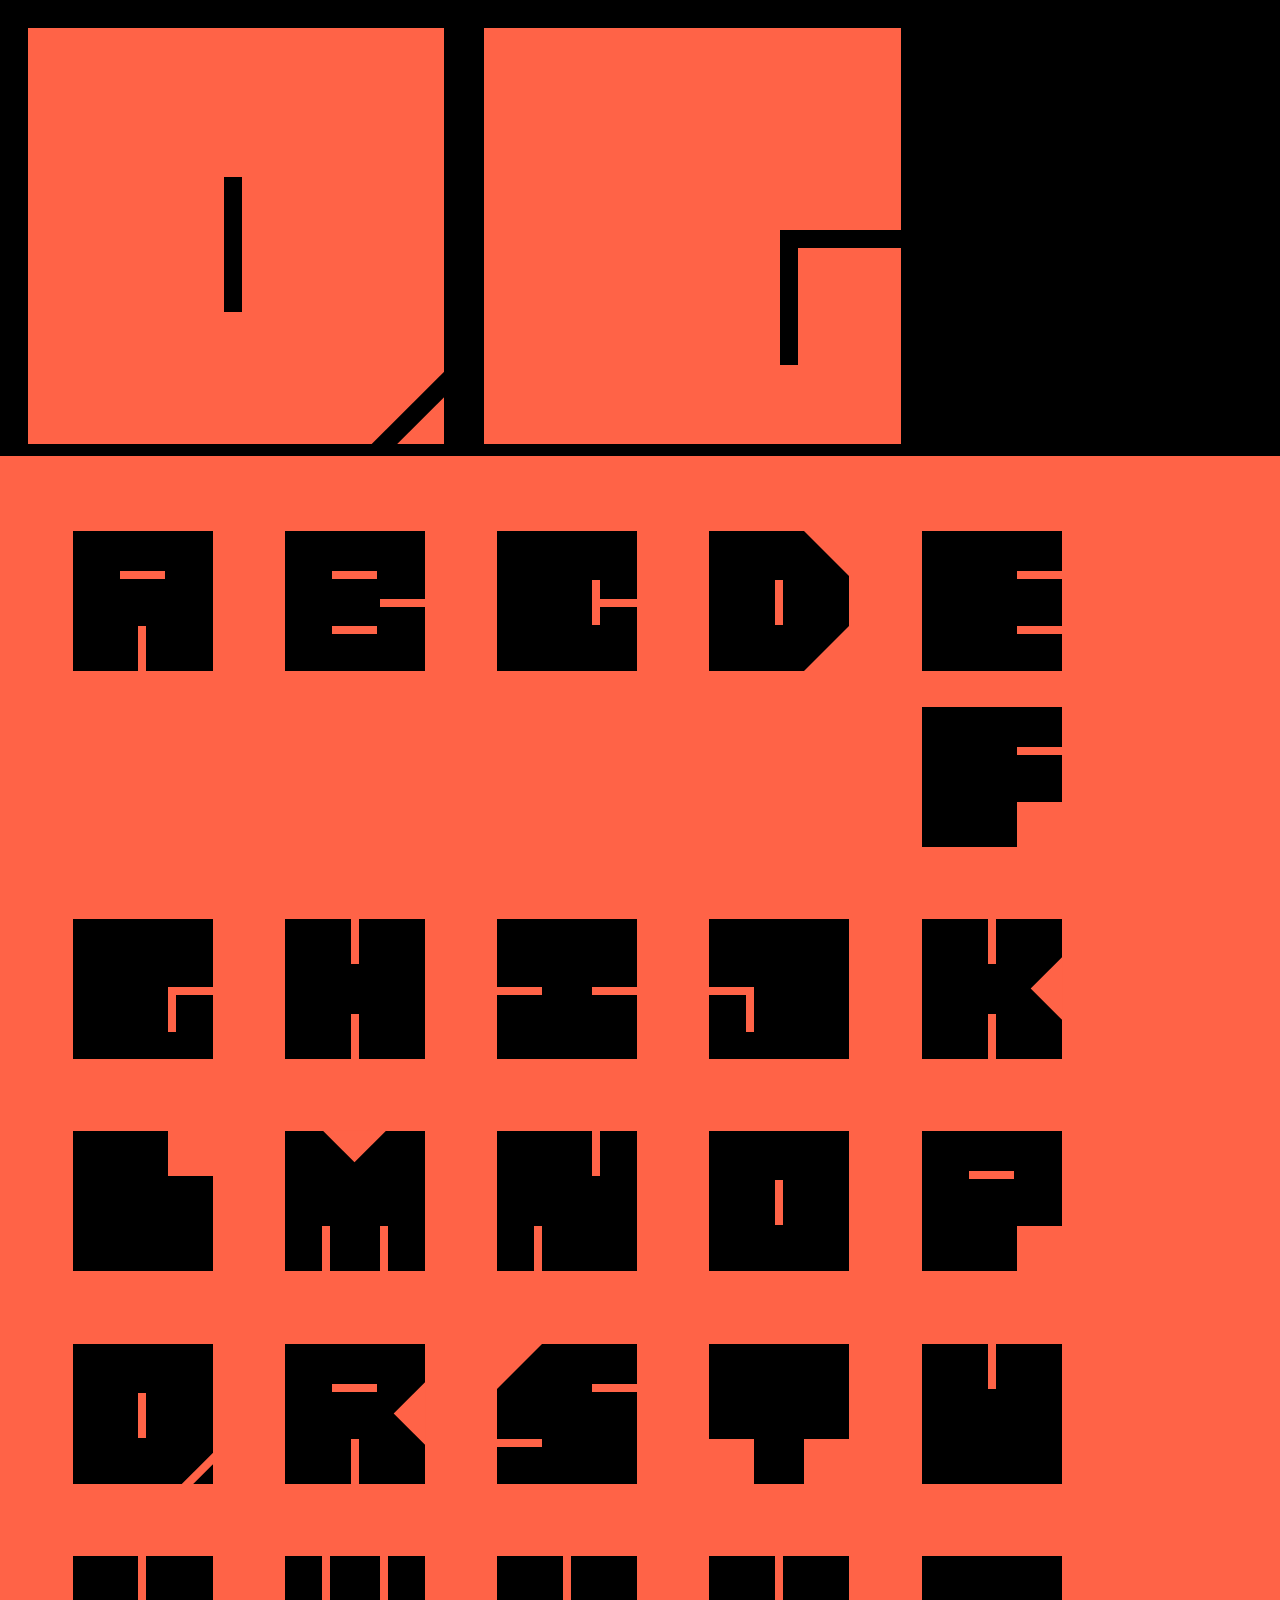
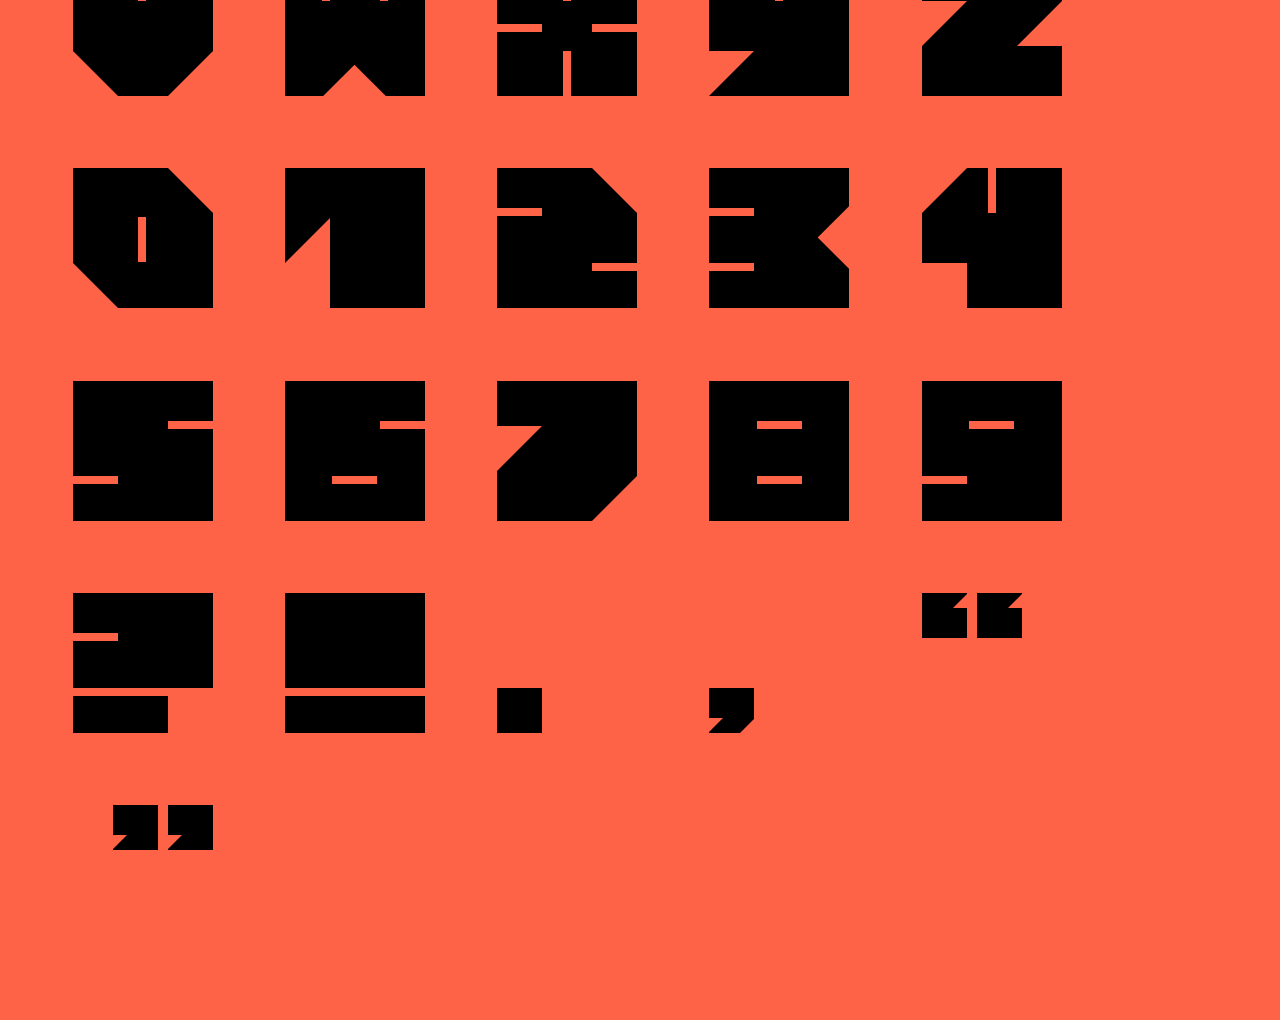
<file: 2/typeface.html>
<!DOCTYPE html>
<html>

<head>
    <title>CSS TYPEFACE</title>
    <meta charset="utf-8" />
    <link rel="stylesheet" href="typeface.css" type="text/css" />
</head>

<body>
  <div class="title">
    <div class="kyoo">
      <div id="kyoo-linea" class="kyoolinea"> </div>
      <div id="kyoo-lineb" class="kyoolineb"> </div>
    </div>
    <div class="gee">
      <div id="gee-linea" class="geelinea"> </div>
      <div id="gee-lineb" class="geelineb"> </div>
    </div>
    <div class="jay">
      <div id="jay-linea" class="jaylinea"> </div>
      <div id="jay-lineb" class="jaylineb"> </div>
    </div>
    <!-- <ul>
      <li> -->
        <!-- <div class="kyoo">
          <div id="kyoo-linea" class="kyoolinea"> </div>
          <div id="kyoo-lineb" class="kyoolineb"> </div>
        </div> -->
      <!-- </li>
      <li> -->
        <!-- <div class="gee">
          <div id="gee-linea" class="geelinea"> </div>
          <div id="gee-lineb" class="geelineb"> </div>
        </div> -->
      <!-- </li>
      <li> -->
        <!-- <div class="jay">
          <div id="jay-linea" class="jaylinea"> </div>
          <div id="jay-lineb" class="jaylineb"> </div>
        </div> -->
      <!-- </li>
    </ul> -->
  </div>



  <div class="alpha">
    <div class="container a">
        <div id="a-linea" class="alinea"> </div>
        <div id="a-lineb" class="alineb"> </div>
        </div>
    <div class="container b">
      <div id="b-linea" class="blinea"> </div>
      <div id="b-lineb" class="blineb"> </div>
      <div id="b-linec" class="blinec"> </div>
    </div>
    <div class="container c">
      <div id="c-linea" class="clinea"> </div>
      <div id="c-lineb" class="clineb"> </div>
    </div>
    <div class="container d">
      <div id="d-linea" class="dlinea"> </div>
      <div id="d-tria" class="dtria"> </div>
      <div id="d-trib" class="dtrib"> </div>
    </div>
    <div class="container e">
      <div id="e-linea" class="elinea"> </div>
      <div id="e-lineb" class="elineb"> </div>
    </div>
    <div class="container f">
      <div id="f-linea" class="flinea"> </div>
      <div id="f-sqa" class="fsqa"> </div>
    </div>
    <div class="container g">
      <div id="g-linea" class="glinea"> </div>
      <div id="g-lineb" class="glineb"> </div>
    </div>
    <div class="container h">
      <div id="h-linea" class="hlinea"> </div>
      <div id="h-lineb" class="hlineb"> </div>
    </div>
    <div class="container i">
      <div id="i-linea" class="ilinea"> </div>
      <div id="i-lineb" class="ilineb"> </div>
    </div>
    <div class="container j">
      <div id="j-linea" class="jlinea"> </div>
      <div id="j-lineb" class="jlineb"> </div>
    </div>
    <div class="container k">
      <div id="k-linea" class="klinea"> </div>
      <div id="k-lineb" class="klineb"> </div>
      <div id="k-tria" class="ktria"> </div>
    </div>
    <div class="container l">
      <div id="l-sqa" class="lsqa"> </div>
    </div>
    <div class="container m">
      <div id="m-tria" class="mtria"> </div>
      <div id="m-linea" class="mlinea"> </div>
      <div id="m-lineb" class="mlineb"> </div>
    </div>
    <div class="container n">
      <div id="n-linea" class="nlinea"> </div>
      <div id="n-lineb" class="nlineb"> </div>
    </div>
    <div class="container o">
      <div id="o-linea" class="olinea"> </div>
    </div>
    <div class="container p">
      <div id="p-linea" class="plinea"> </div>
      <div id="p-sqa" class="psqa"> </div>
    </div>
    <div class="container q">
      <div id="q-linea" class="qlinea"> </div>
      <div id="q-lineb" class="qlineb"> </div>
    </div>
    <div class="container r">
      <div id="r-linea" class="rlinea"> </div>
      <div id="r-lineb" class="rlineb"> </div>
      <div id="r-tria" class="rtria"> </div>
    </div>
    <div class="container s">
      <div id="s-linea" class="slinea"> </div>
      <div id="s-lineb" class="slineb"> </div>
      <div id="s-tria" class="stria"> </div>
    </div>
    <div class="container t">
      <div id="t-sqa" class="tsqa"> </div>
      <div id="t-sqb" class="tsqb"> </div>
    </div>
    <div class="container u">
      <div id="u-linea" class="ulinea"> </div>
    </div>
    <div class="container v">
      <div id="v-linea" class="vlinea"> </div>
      <div id="v-tria" class="vtria"> </div>
      <div id="v-trib" class="vtrib"> </div>
    </div>
    <div class="container w">
      <div id="w-tria" class="wtria"> </div>
      <div id="w-linea" class="wlinea"> </div>
      <div id="w-lineb" class="wlineb"> </div>
    </div>
    <div class="container x">
      <div id="x-linea" class="xlinea"> </div>
      <div id="x-lineb" class="xlineb"> </div>
      <div id="x-linec" class="xlinec"> </div>
      <div id="x-lined" class="xlined"> </div>
    </div>

    <div class="container y">
      <div id="y-tria" class="ytria"> </div>
      <div id="y-linea" class="ylinea"> </div>
    </div>
    <div class="container z">
      <div id="z-tria" class="ztria"> </div>
      <div id="z-trib" class="ztrib"> </div>
    </div>
    <div class="container zero">
      <div id="zero-linea" class="zerolinea"> </div>
      <div id="zero-tria" class="zerotria"> </div>
      <div id="zero-trib" class="zerotrib"> </div>
    </div>
    <div class="container one">
      <div id="one-tria" class="onetria"> </div>
      <div id="one-sqa" class="onesqa"> </div>
    </div>
    <div class="container two">
      <div id="two-linea" class="twolinea"> </div>
      <div id="two-lineb" class="twolineb"> </div>
      <div id="two-tria" class="twotria"> </div>
    </div>
    <div class="container three">
      <div id="three-linea" class="threelinea"> </div>
      <div id="three-lineb" class="threelineb"> </div>
      <div id="three-tria" class="threetria"> </div>
    </div>
    <div class="container four">
      <div id="four-linea" class="fourlinea"> </div>
      <div id="four-sqa" class="foursqa"> </div>
      <div id="four-tria" class="fourtria"> </div>
    </div>
    <div class="container five">
      <div id="five-linea" class="fivelinea"> </div>
      <div id="five-lineb" class="fivelineb"> </div>
    </div>
    <div class="container six">
        <div id="six-linea" class="sixlinea"> </div>
        <div id="six-lineb" class="sixlineb"> </div>
    </div>
    <div class="container seven">
      <div id="seven-tria" class="seventria"> </div>
      <div id="seven-trib" class="seventrib"> </div>
    </div>
    <div class="container eight">
        <div id="eight-linea" class="eightlinea"> </div>
        <div id="eight-lineb" class="eightlineb"> </div>
    </div>
    <div class="container nine">
        <div id="nine-linea" class="ninelinea"> </div>
        <div id="nine-lineb" class="ninelineb"> </div>
    </div>
    <div class="container ques">
      <div id="ques-linea" class="queslinea"> </div>
      <div id="ques-lineb" class="queslineb"> </div>
      <div id="ques-sqa" class="quessqa"> </div>
    </div>
    <div class="container ex">
      <div id="ex-linea" class="exlinea"> </div>
    </div>
    <div class="containera per">
      <div id="per-sq" class="cont persq"> </div>
    </div>
    <div class="containera com">
      <div id="com-sq" class="cont comsq">
        <div id="com-tria" class="comtria"> </div>
        <div id="com-trib" class="comtrib"> </div>
      </div>
    </div>
    <div class="containera quoo">
      <div id="quoo-sq" class="cont quoosq">
        <div id="quoo-sqa" class="quoosqa"></div>
      </div>
      <div id="quoo-sqsq" class="cont quoosqsq">
        <div id="quoo-sqsqa" class="quoosqsqa"> </div>
      </div>
    </div>
    <div class="containera quoc">
      <div id="quoc-sq" class="cont quocsq">
        <div id="quoc-sqa" class="quocsqa"></div>
      </div>
      <div id="quoc-sqsq" class="cont quocsqsq">
        <div id="quoc-sqsqa" class="quocsqsqa"> </div>
      </div>
    </div>
  </div>



</body>

</html>
</file>
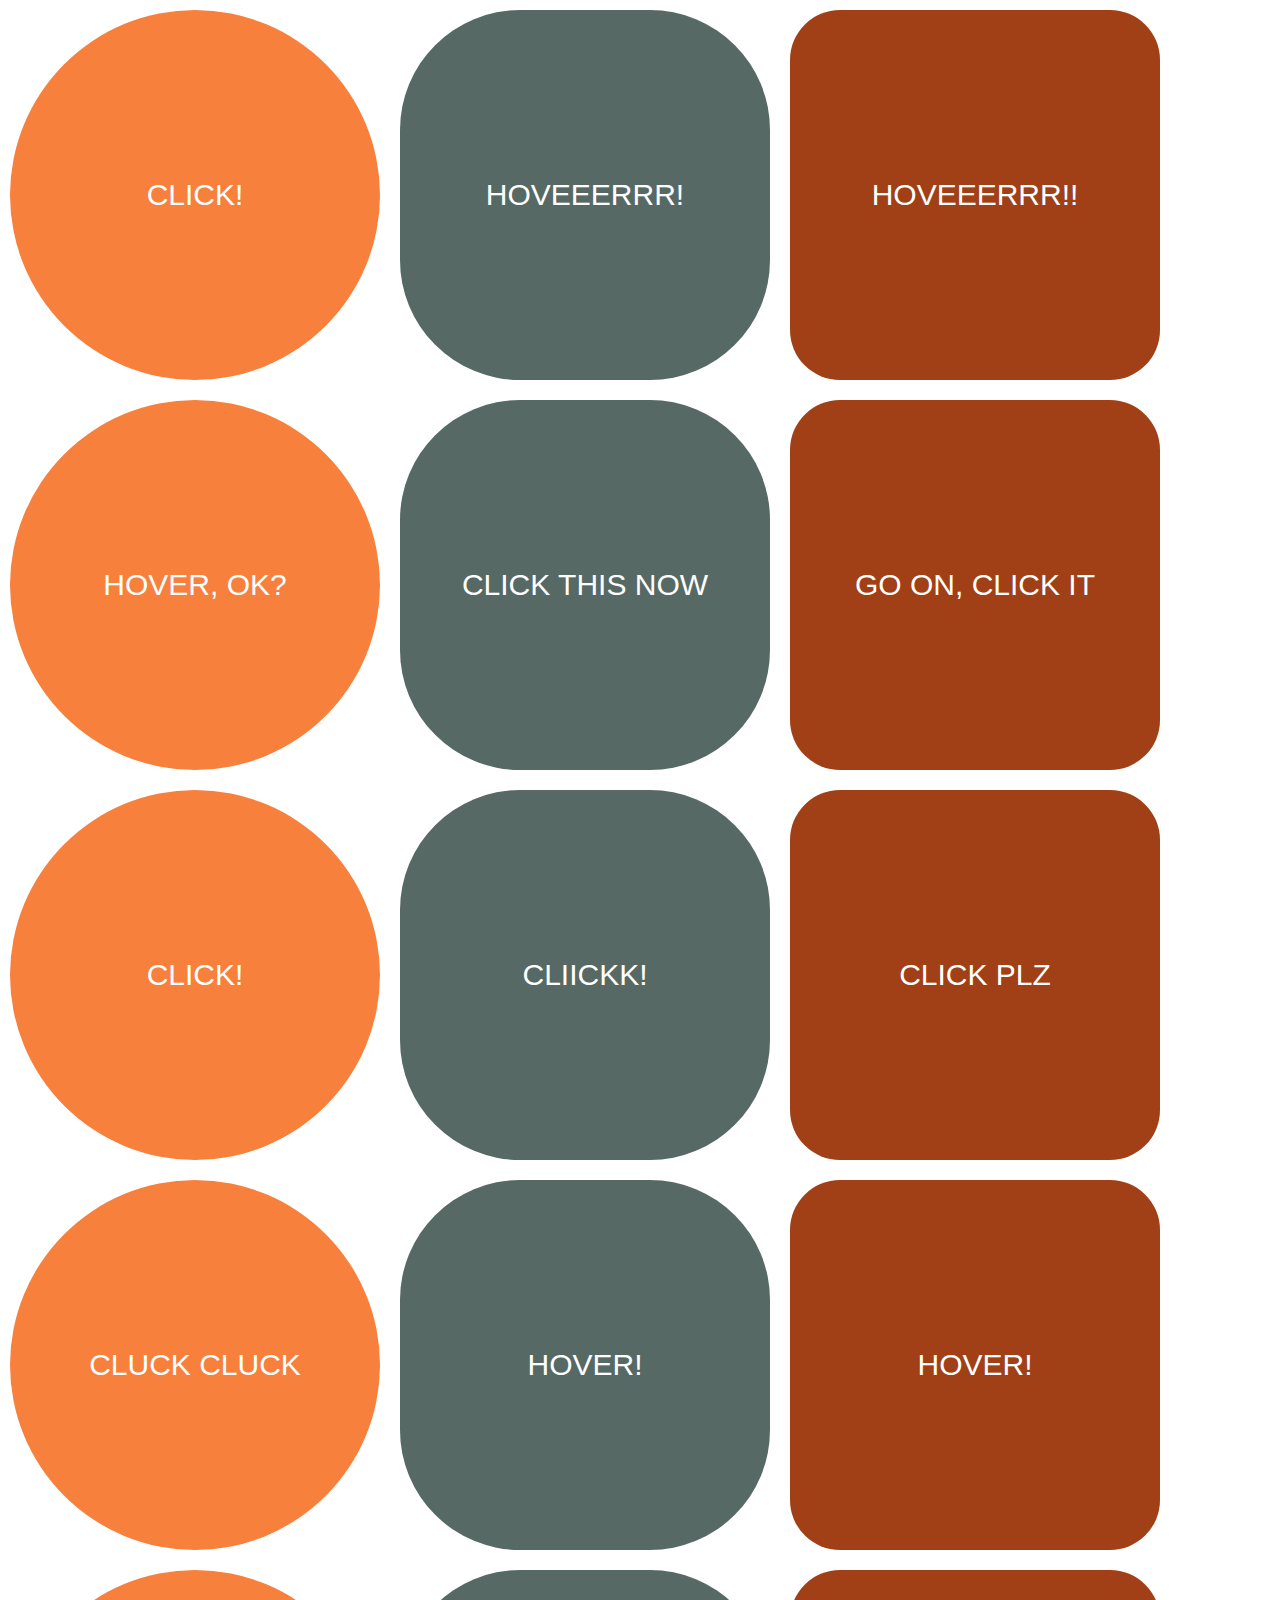
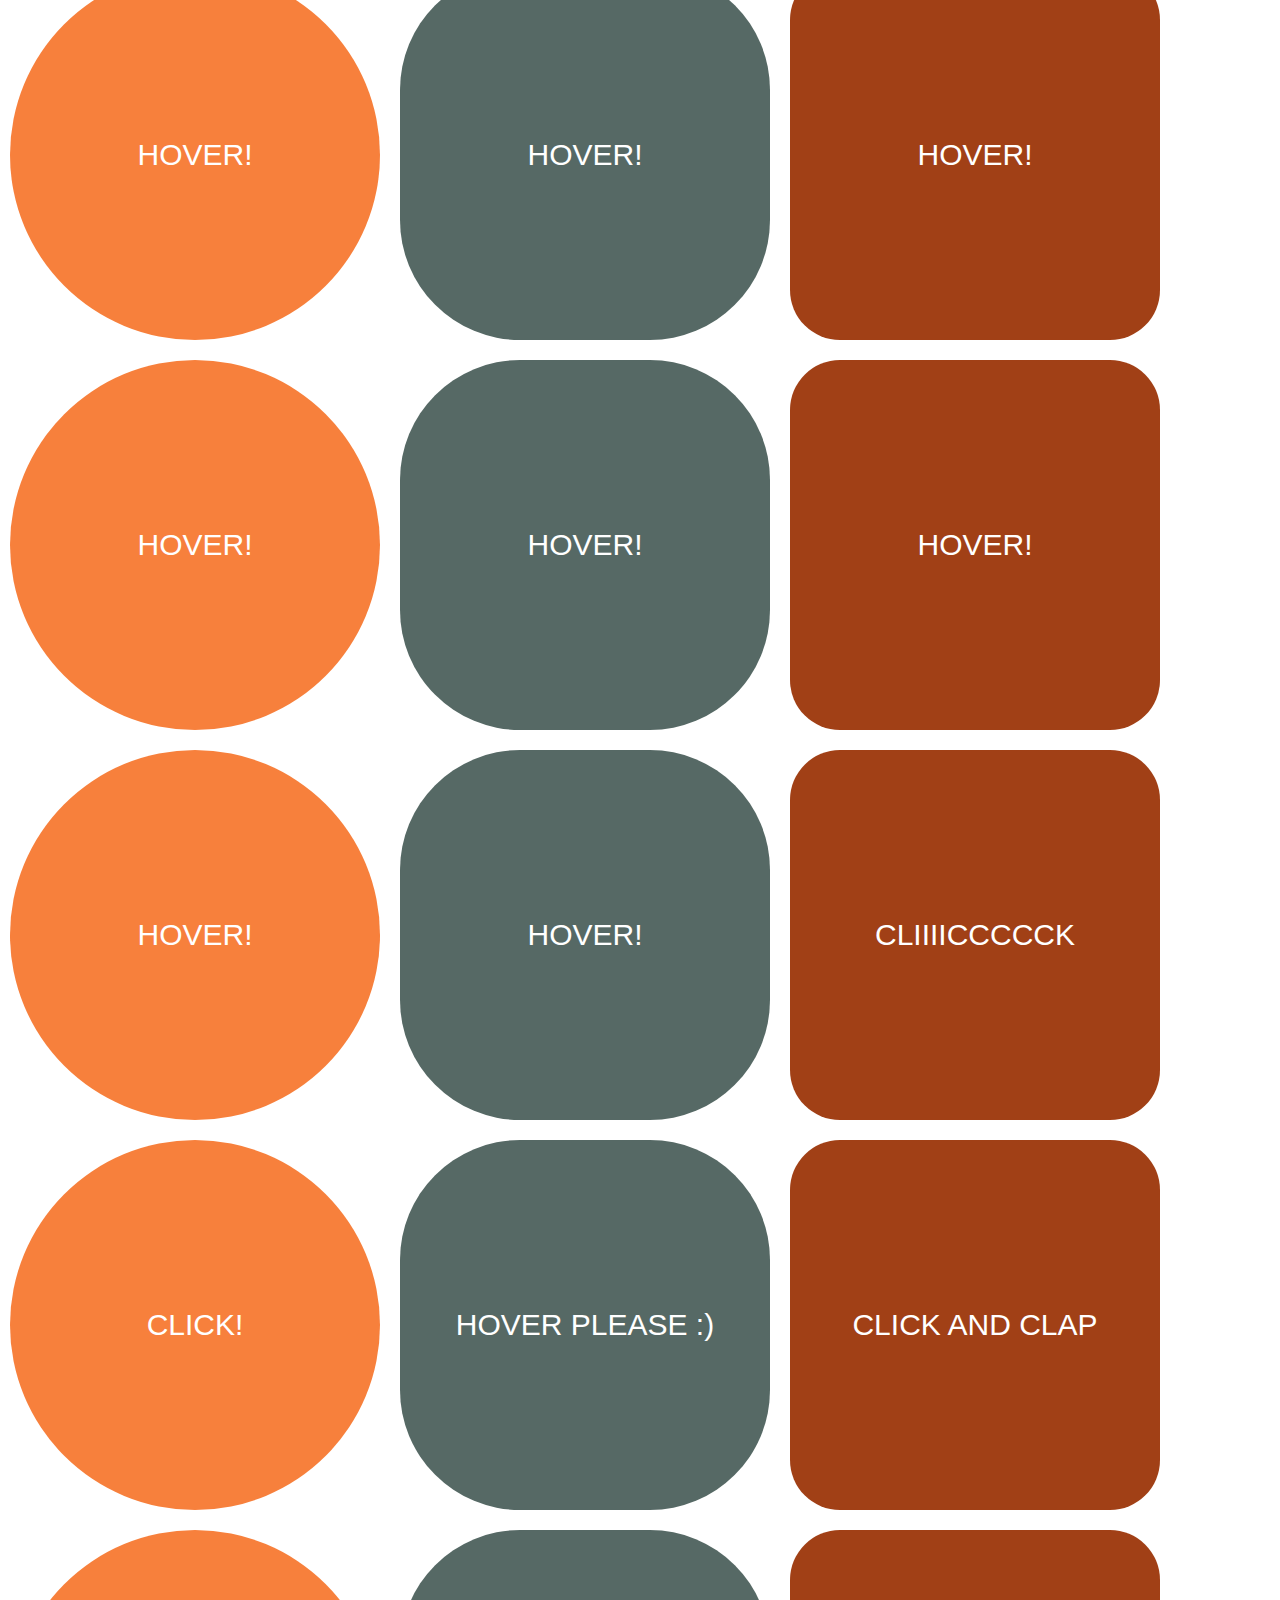
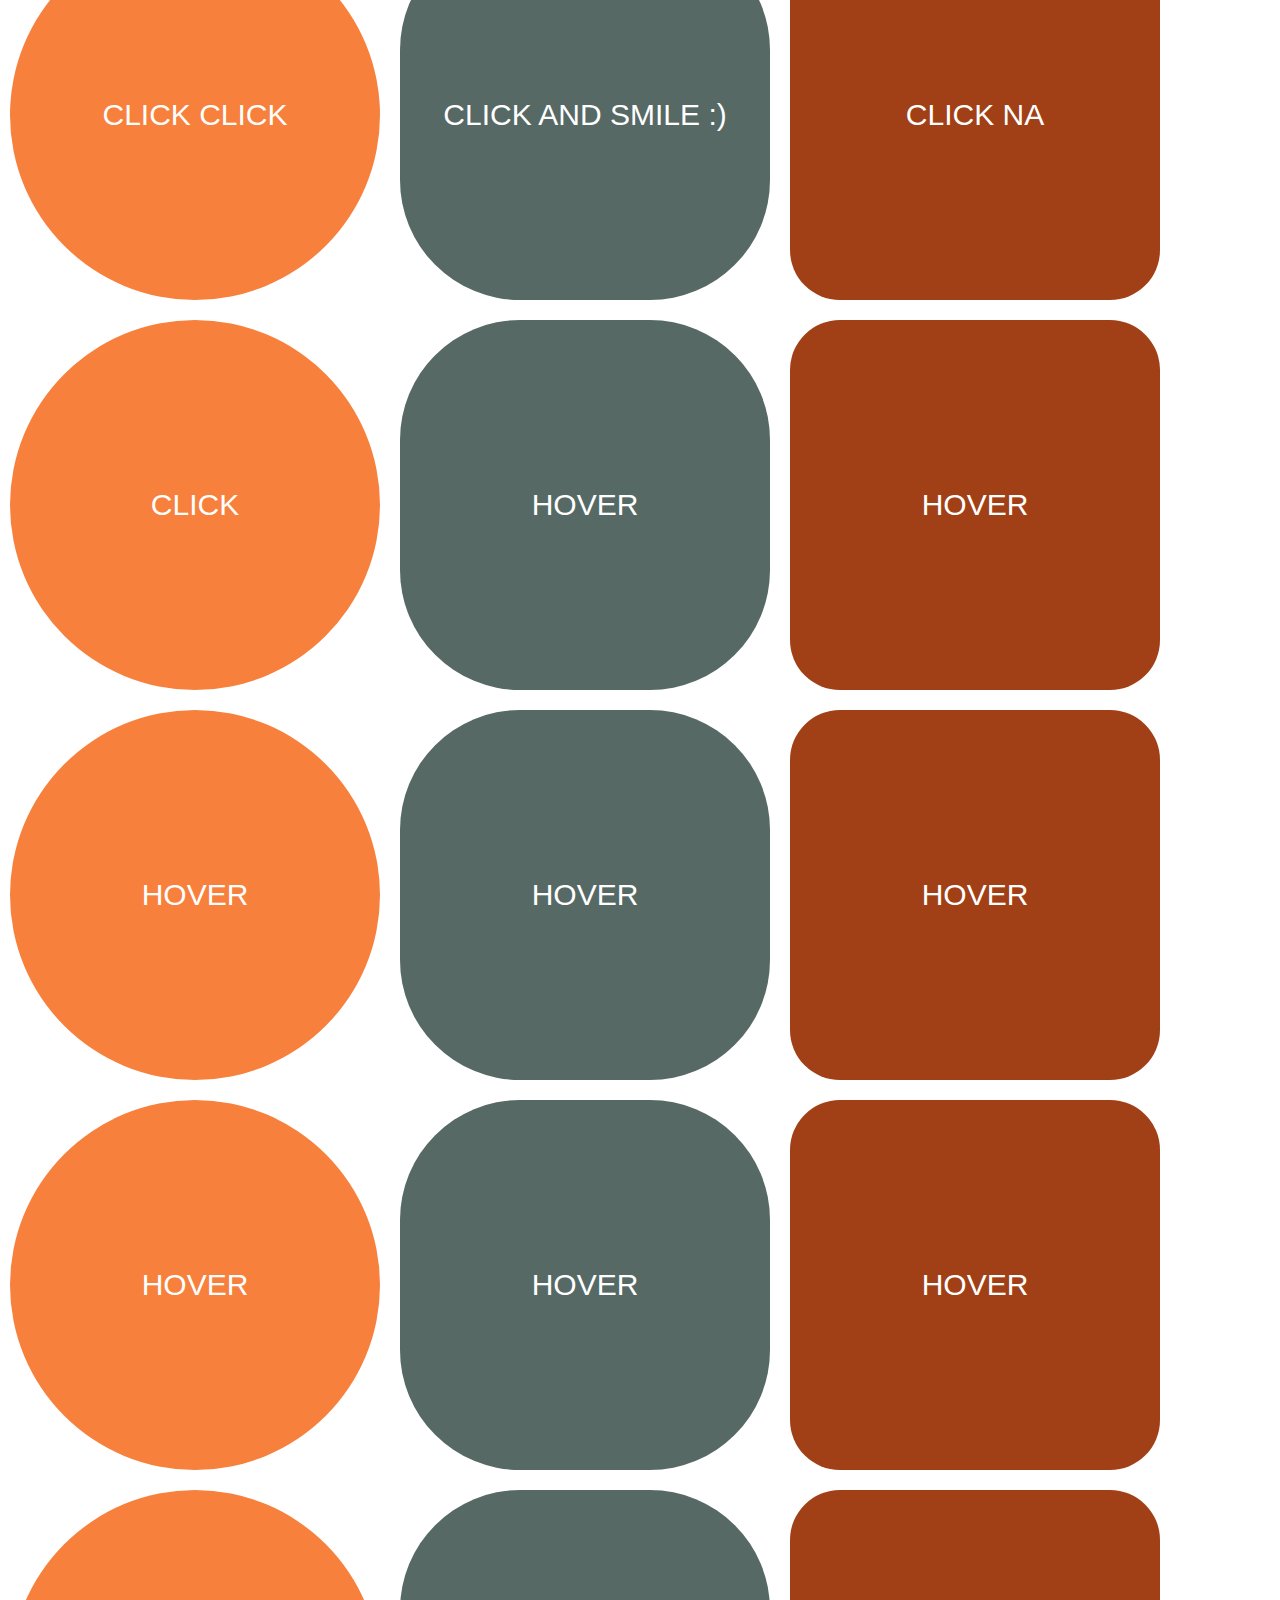
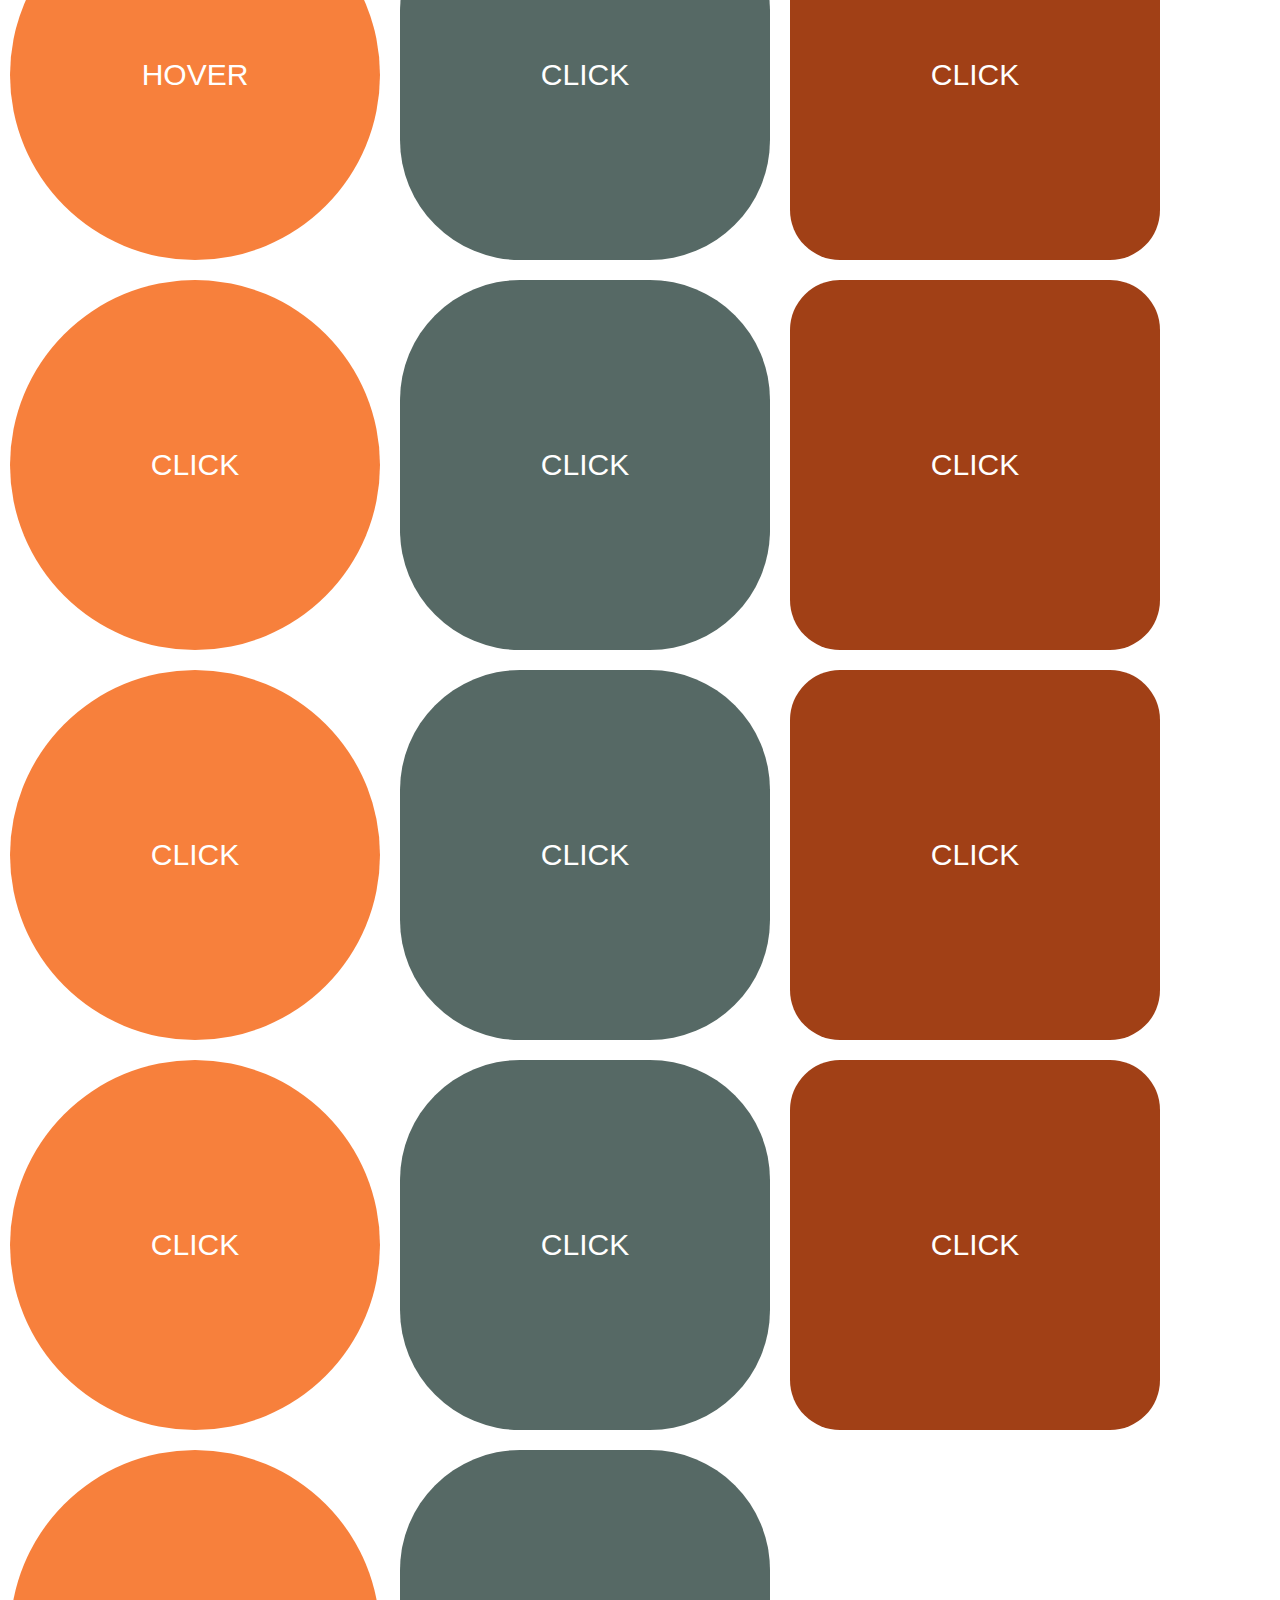
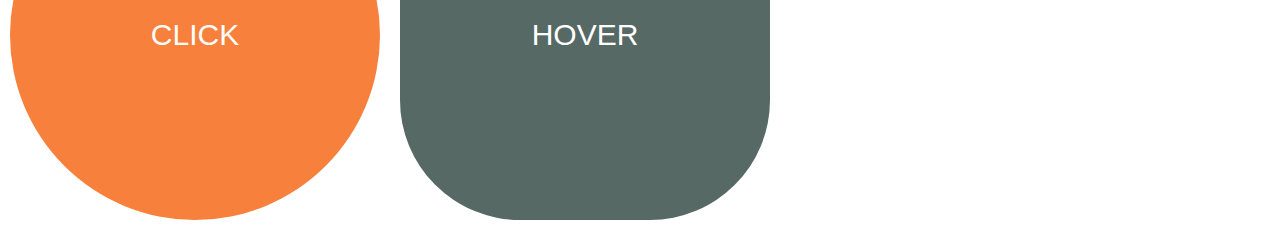
<file: exercise-charrette/DivyaDas_Buttons.html>
<!DOCTYPE html>
<html>

<head>
    <title>50 Results Charrette</title>
    <meta charset="utf-8" />
    <link rel="stylesheet" href="assets/main.css" type="text/css" />

    <!-- jquery -->
    <script src="https://code.jquery.com/jquery-1.10.2.js"></script>
    <script src="assets/script.js"></script>

</head>

<body>
  <div class="container">
    <!-- item 1 -->
    <div class="item" id="button-1">
      CLICK!
    </div>
    <!-- item 2 -->
    <div class="item2" id="button-2">
      HOVEEERRR!
    </div>
    <!-- item 3 -->
    <div class="item3" id="button-3">
      HOVEEERRR!!
    </div>
    <!-- item 4 -->
    <div class="item" id="button-4">
      HOVER, OK?
    </div>
    <!-- item 5 -->
    <div class="item2" id="button-5">
      CLICK THIS NOW
    </div>
    <!-- item 6 -->
    <div class="item3" id="button-6">
      GO ON, CLICK IT
    </div>
    <!-- item 7 -->
    <div class="item" id="button-7">
      CLICK!
    </div>
    <!-- item 8 -->
    <div class="item2" id="button-8">
      CLIICKK!
    </div>
    <!-- item 9 -->
    <div class="item3" id="button-9">
      CLICK PLZ
    </div>
    <!-- item 10 -->
    <div class="item" id="button-10">
      CLUCK CLUCK
    </div>
    <!-- item 11 -->
    <div class="item2" id="button-11">
      HOVER!
    </div>
    <!-- item 12 -->
    <div class="item3" id="button-12">
      HOVER!
    </div>
    <!-- item 13 -->
    <div class="item" id="button-13">
      HOVER!
    </div>
    <!-- item 14 -->
    <div class="item2" id="button-14">
      HOVER!
    </div>
    <!-- item 15 -->
    <div class="item3" id="button-15">
      HOVER!
    </div>
    <!-- item 16 -->
    <div class="item" id="button-16">
      HOVER!
    </div>
    <!-- item 17 -->
    <div class="item2" id="button-17">
      HOVER!
    </div>
    <!-- item 18 -->
    <div class="item3" id="button-18">
      HOVER!
    </div>
    <!-- item 19 -->
    <div class="item" id="button-19">
      HOVER!
    </div>
    <!-- item 20 -->
    <div class="item2" id="button-20">
      HOVER!
    </div>
    <!-- item 21 -->
    <div class="item3" id="button-21">
      CLIIIICCCCCK
    </div>
    <!-- item 22 -->
    <div class="item" id="button-22">
      CLICK!
    </div>
    <!-- item 23 -->
    <div class="item2" id="button-23">
      HOVER PLEASE :)
    </div>
    <!-- item 24 -->
    <div class="item3" id="button-24">
      CLICK AND CLAP
    </div>
    <!-- item 25 -->
    <div class="item" id="button-25">
      CLICK CLICK
    </div>
    <!-- item 26 -->
    <div class="item2" id="button-26">
      CLICK AND SMILE :)
    </div>
    <!-- item 27 -->
    <div class="item3" id="button-27">
      CLICK NA
    </div>
    <!-- item 28 -->
    <div class="item" id="button-28">
      CLICK
    </div>
    <!-- item 29 -->
    <div class="item2" id="button-29">
      HOVER
    </div>
    <!-- item 30 -->
    <div class="item3" id="button-30">
      HOVER
    </div>
    <!-- item 11 -->
    <div class="item" id="button-31">
      HOVER
    </div>
    <!-- item 32 -->
    <div class="item2" id="button-32">
      HOVER
    </div>
    <!-- item 33 -->
    <div class="item3" id="button-33">
      HOVER
    </div>
    <!-- item 34 -->
    <div class="item" id="button-34">
      HOVER
    </div>
    <!-- item 35 -->
    <div class="item2" id="button-35">
      HOVER
    </div>
    <!-- item 36 -->
    <div class="item3" id="button-36">
      HOVER
    </div>
    <!-- item 37 -->
    <div class="item" id="button-37">
      HOVER
    </div>
    <!-- item 38 -->
    <div class="item2" id="button-38">
      CLICK
    </div>
    <!-- item 39 -->
    <div class="item3" id="button-39">
      CLICK
    </div>
    <!-- item 40 -->
    <div class="item" id="button-40">
      CLICK
    </div>
    <!-- item 41 -->
    <div class="item2" id="button-41">
      CLICK
    </div>
    <!-- item 42 -->
    <div class="item3" id="button-42">
      CLICK
    </div>
    <!-- item 43 -->
    <div class="item" id="button-43">
      CLICK
    </div>
    <!-- item 44 -->
    <div class="item2" id="button-44">
      CLICK
    </div>
    <!-- item 45 -->
    <div class="item3" id="button-45">
      CLICK
    </div>
    <!-- item 46 -->
    <div class="item" id="button-46">
      CLICK
    </div>
    <!-- item 47 -->
    <div class="item2" id="button-47">
      CLICK
    </div>
    <!-- item 48 -->
    <div class="item3" id="button-48">
      CLICK
    </div>
    <!-- item 49 -->
    <div class="item" id="button-49">
      CLICK
    </div>
    <!-- item 50 -->
    <div class="item2" id="button-50">
      HOVER
    </div>
  </div>
</body>
</html>
</file>
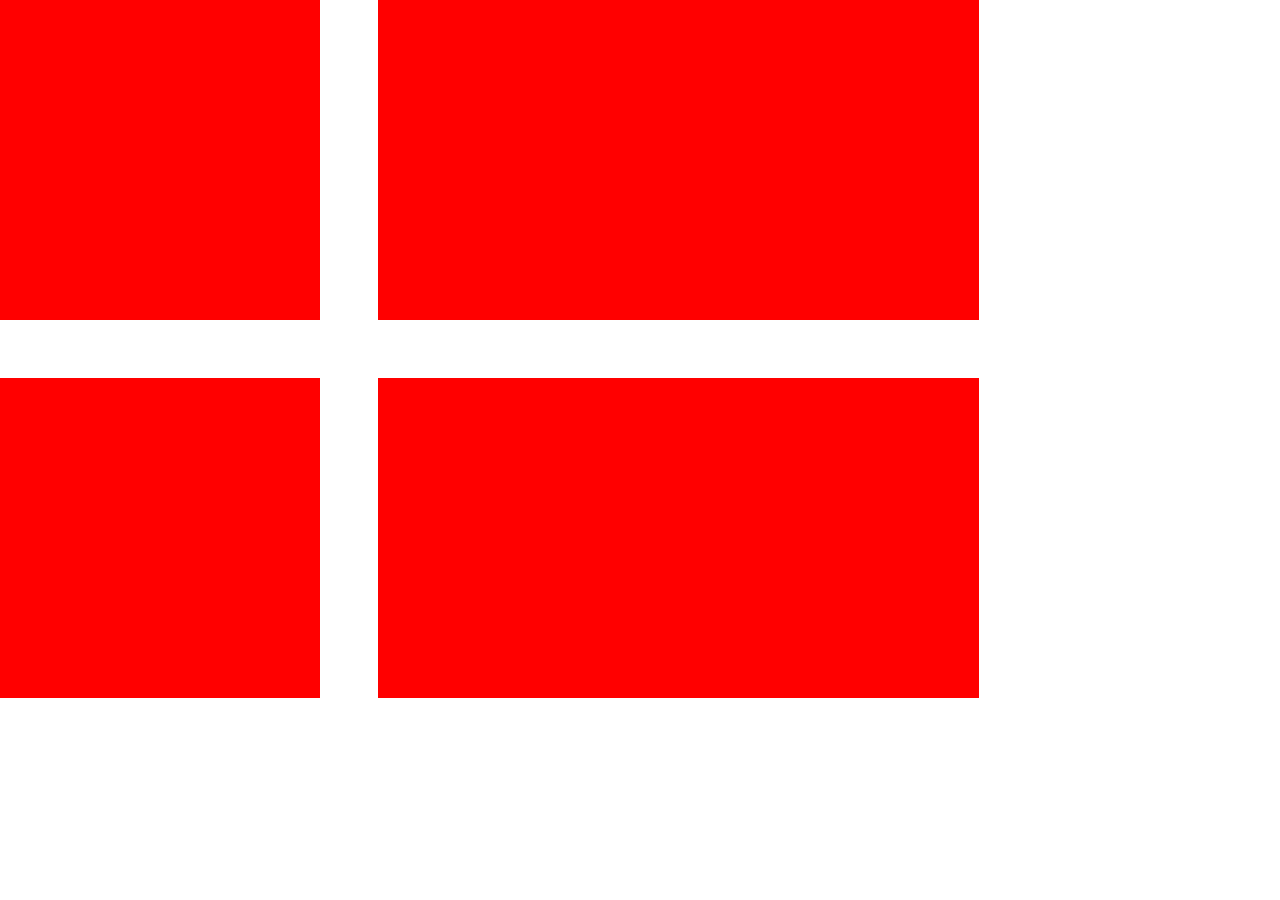
<file: pres/scandFlag.html>
<html>

<head>
  <style>

    *{
      margin:0;
      padding:0;
    }

    .square{
      width:25vw;
      height:25vw;
      background-color: red;
      float:left;
      margin-right:4.5%;
      margin-bottom:4.5%;
    }

    .rect{
      width:47vw;
      height:25vw;
      background-color: red;
      float:left;
      margin-right:4.5%;
      margin-bottom:4.5%;
    }

  </style>
</head>

<body>

  <div class="square">
  </div>

  <div class="rect">
  </div>

  <div class="square">
  </div>

  <div class="rect">
  </div>

</body>
</html>
</file>
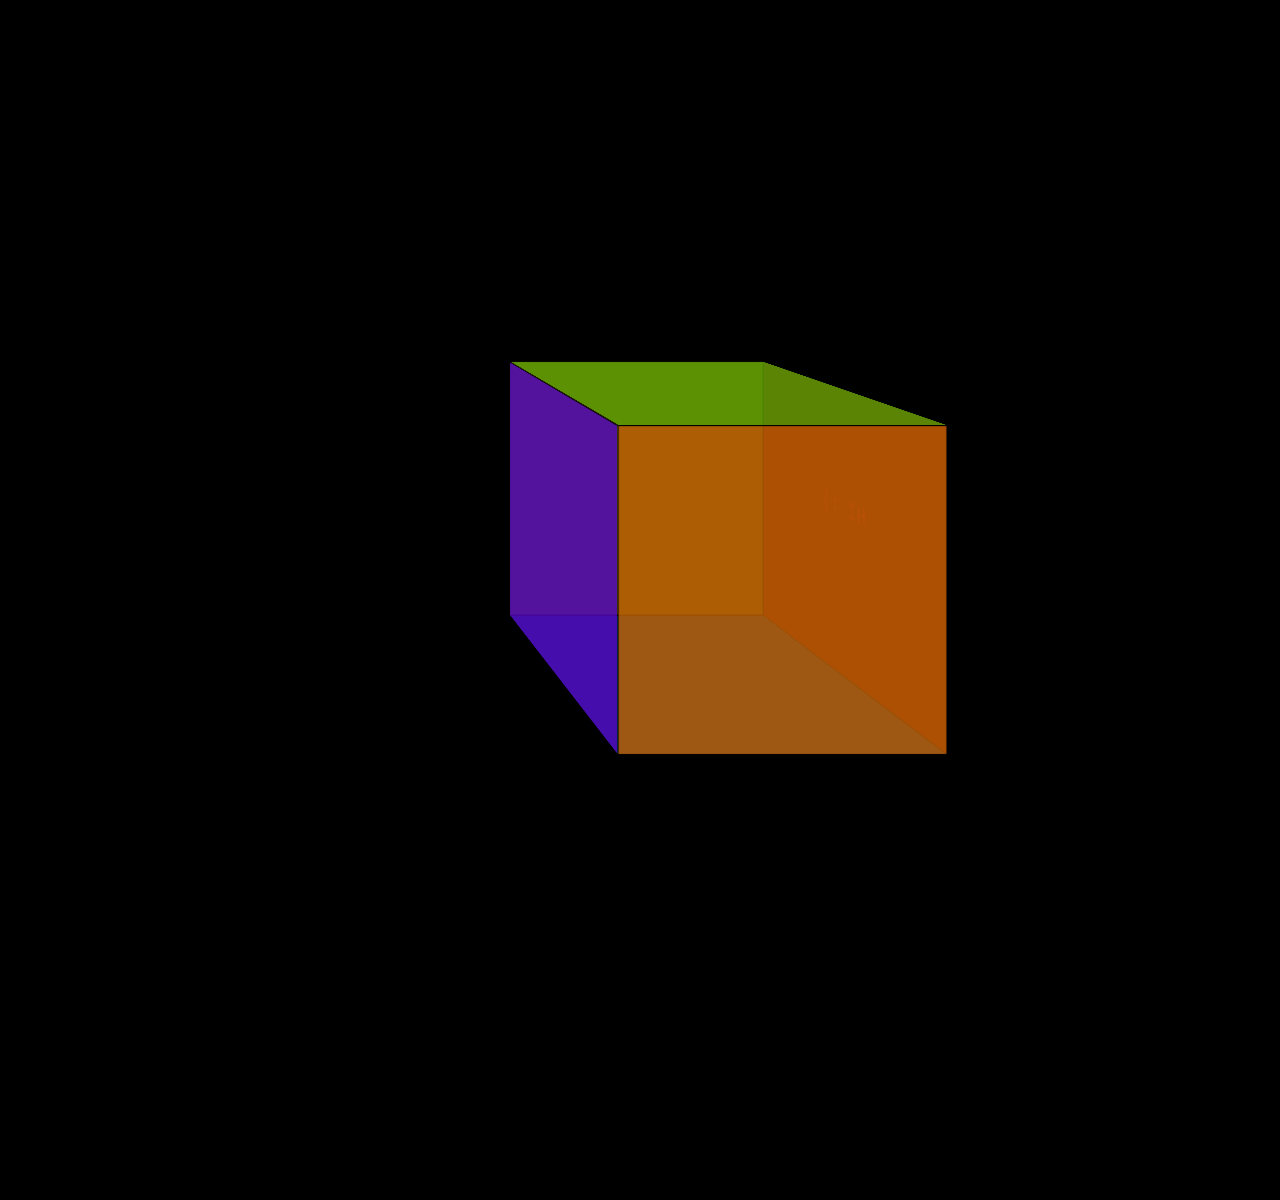
<file: 1/Code/cube.html>
<!DOCTYPE html>
<html>

<head>
    <title>Resizing Cube</title>
    <meta charset="utf-8" />
    <link rel="stylesheet" href="cube.css" type="text/css" />
</head>

<body>
  <div>

 <p>  </p>

	<!-- <input id="front" name="transforms" type="radio" value="front">
	    <label for="front">ONE</label>

		<input id="left" name="transforms" type="radio" value="left">
	    <label for="left">TWO</label>

	    <input id="right" name="transforms" type="radio" value="right">
	    <label for="right">THREE</label>

	    <input id="top" name="transforms" type="radio" value="top">
	    <label for="top">FOUR</label>

	    <input id="bottom" name="transforms" type="radio" value="bottom">
	    <label for="bottom">FIVE</label>

	    <input id="back" name="transforms" type="radio" value="back">
	    <label for="back">SIX</label>  -->

		<div class="container">
			<figure class="cube">
          <div class="front" onclick="myFunction()">HI :)
    <span class="popuptext" id="myPopup">SLOWLY... start to play with the width and height of the browser, please! :)</span>
  </div>
				<div class="left"></div>
				<div class="right"></div>
				<div class="top"></div>
				<div class="bottom"></div>
				<div class="back"></div>
			</figure>
		</div>
	</div>

  <script>
  // When the user clicks on div, open the popup
  function myFunction() {
      var popup = document.getElementById("myPopup");
      popup.classList.toggle("show");
  }
  </script>

</body>

</html>
</file>
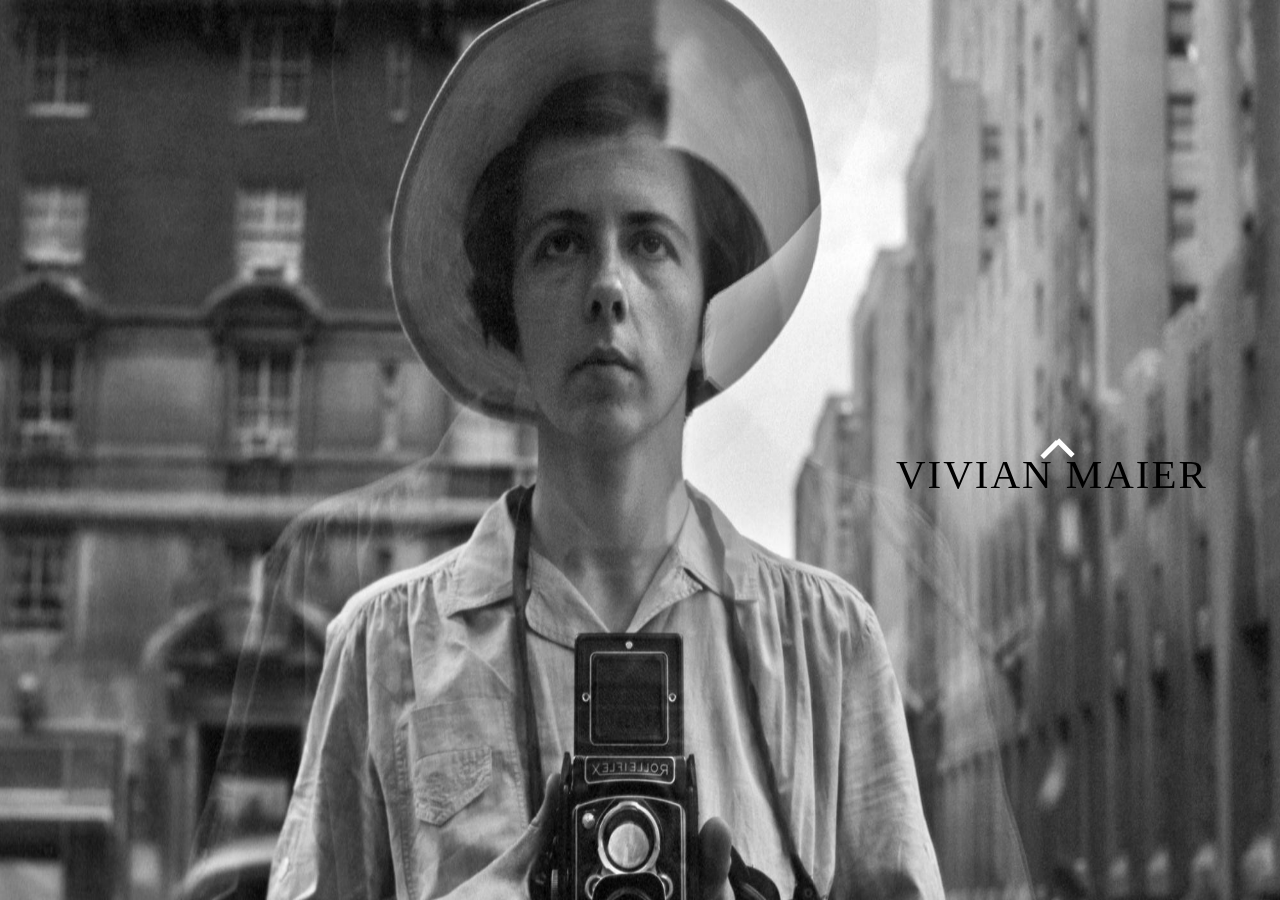
<file: 3/final/vimai.html>
<!DOCTYPE html>
<html>

<head>
    <title>Vivian Maier</title>
    <meta charset="utf-8" />
    <meta name="viewport" content="width=device-width, initial-scale=1">
    <link rel="stylesheet" type="text/css" href="mystyle.css">
  <script src="https://ajax.googleapis.com/ajax/libs/jquery/3.2.1/jquery.min.js"></script>

<script>
$(document).ready(function(){


    $("#flip").click(function(){
        $("#panel").slideToggle("slow");
    });


});
</script>

</head>


<body>


    <div id="flip" class="container" onclick="myFunction(this)">
      <div class="bar1"> </div>
      <div class="bar3"> </div>
   </div>

   <div id="panel" class="about">
     <div class="info">
         <p> Vivian Maier was an American street photographer <br/> born in New York City.
       Although born in the U.S., it <br/> was in France that Maier spent most of her youth. She <br/> returned
       to the States in 1951 where she took up work <br/> as a nanny for the rest of her life.
       In her leisure, Maier <br/> begun to venture into the art of photography. <br/> Consistently
       taking photos over the next five decades, <br/> she would ultimately leave over 100,000 negatives,<br/>
       most of them shot in Chicago and New York City. <br/>  Maier would further indulge in her passionate
       devotion <br/> to document the world around her through homemade <br/> films, recordings and collections;
        assembling one of the <br/> most fascinating windows into American life in the <br/> later half of the
        twentieth century. <br/> </p>
      </div>
      <div class="gall">
        <p id="zero"> <em>a life discovered </em></p>
        <img id="one" class="one ph" src="a.jpg" alt="Vivian Maier">
        <img id="two" class="ph" src="b.jpg" alt="Vivian Maier">
        <img id="three" class="ph" src="c.jpg" alt="Vivian Maier">
        <img id="four" class="ph" src="d.jpg" alt="Vivian Maier">
        <img id="five" class="ph" src="e.jpg" alt="Vivian Maier">
        <img id="seven" class="ph" src="f.jpg" alt="Vivian Maier">
        <img id="eight" class="ph" src="g.jpeg" alt="Vivian Maier">
        <img id="nine" class="ph" src="h.jpg" alt="Vivian Maier">
        <img id="ten" class="ph" src="i.jpg" alt="Vivian Maier">
        <img id="eleven" class="ph" src="j.jpg" alt="Vivian Maier">
        <img id="eleven" class="ph" src="k.jpg" alt="Vivian Maier">
        <img id="eleven" class="ph" src="l.jpeg" alt="Vivian Maier">
        <img id="eleven" class="ph" src="m.jpg" alt="Vivian Maier">
        <img id="eleven" class="ph" src="n.jpg" alt="Vivian Maier">
        <img id="eleven" class="ph" src="bb.jpg" alt="Vivian Maier">
        <img id="eleven" class="ph" src="p.jpg" alt="Vivian Maier">
        <img id="eleven" class="ph" src="q.jpg" alt="Vivian Maier">
        <img id="eleven" class="ph" src="r.jpeg" alt="Vivian Maier">
        <img id="eleven" class="ph" src="s.jpg" alt="Vivian Maier">
        <img id="eleven" class="ph" src="t.jpg" alt="Vivian Maier">
        <img id="eleven" class="ph" src="u.jpg" alt="Vivian Maier">
        <img id="eleven" class="ph" src="v.jpg" alt="Vivian Maier">
        <img id="eleven" class="ph" src="w.jpg" alt="Vivian Maier">
        <img id="eleven" class="ph" src="x.jpg" alt="Vivian Maier">
        <img id="eleven" class="ph" src="y.jpg" alt="Vivian Maier">
        <img id="eleven" class="ph" src="z.jpg" alt="Vivian Maier">
        <img id="eleven" class="ph" src="aa.jpg" alt="Vivian Maier">
        <img id="eleven" class="ph" src="o.jpg" alt="Vivian Maier">
        <p id="six">
          <em> January 7th - January 12th, 2012
                | Merry Karnowsky Gallery
                | Los Angeles  </em> </p>
      </div>
   </div>
    <div class="land"> <img src="vm.jpg" alt="Vivian Maier"> </div>
    <div id="tit" class="title">VIVIAN MAIER </div>

  <script>
  function myFunction(x) {
      x.classList.toggle("change");
  }
  </script>

</body>


</html>
</file>
<file: 2/typeface.css>
body{
	background-color: black;
}

.title{
	background-color: black;
	top:40px;
	left:0;
}

.container {
  position: relative;
  width: 100%;
  margin: 5px;
  box-sizing: border-box;
	background-color: black;
}

.alpha:active .container {
	background-color: white;
	border-style:solid;
	border-radius: 30px 0px 30px;
	border-color: white;
	border-width: 0.001px;
	transition: all 1500ms ease;
	transform:scale(2);
	transition: all 1500ms ease;
	z-index: 99999999999;
}

.alpha:active .cont {
	background-color: white;
	border-style:solid;
	border-radius: 30px 0px 30px;
	border-color: white;
	border-width: 0.001px;
	transition: all 1500ms ease;
	transform:scale(5);
	transition: all 1500ms ease;
	z-index: 99999999999;
}

.container:hover {
	background-color: GreenYellow  ;
	border-style:solid;
	border-radius: 30px 0px 30px;
	border-color: white;
	border-width: 0.001px;
	transition: all 1500ms ease;
	transform:scale(2);
	transition: all 1500ms ease;
	z-index: 99999999999;
}


.containera {
  position: relative;
  width: 100%;
  margin: 5px;
  box-sizing: border-box;
	background-color: black;
}

.cont{
	border-width: 0px;
}

.containera:hover .cont{
	background-color: white;
	border-style:solid;
	border-radius: 15px 0px 15px;
	border-color: tomato;
	border-width: 0.001px;
	transition: all 1500ms ease;
	transform:scale(1.18);
	transition: all 1500ms ease;
}

.kyoo{
	background-color: tomato;
	margin: 20px;
	padding: 5%;
	width:290px;
	height:290px;
	float: left;
	position: relative;
}

.kyoolinea{
position: absolute;
top: 325px;
left: 89%;
width: 18px;
height: 135px;
background-color: black;
transform: rotate(45deg);
}

.kyoolineb{
position: absolute;
top: 149px;
width: 18px;
height: 135px;
background-color: black;
left: 47%;
}

.gee{
	background-color: tomato;
	margin: 20px;
	padding: 5%;
	width:290px;
	height:290px;
	float: left;
	position: relative;
}

.geelinea{
	position: absolute;
	top: 202px;
	width: 18px;
	height: 135px;
	background-color: black;
	left: 296px;
}

.geelineb{
	position: absolute;
	top: 202px;
	width: 135px;
	height: 18px;
	background-color: black;
	left: 299px;
}

.jay{
	background-color: tomato;
	margin: 20px;
	padding: 5%;
	width:290px;
	height:290px;
	float: left;
	position: relative;
}

.jaylinea{
	position: absolute;
	top: 202px;
	width: 18px;
	height: 135px;
	background-color: black;
	left: 117px;
}

.jaylineb{
	position: absolute;
	top: 202px;
	width: 135px;
	height: 18px;
	background-color: black;
	left: 0px;
}

.alpha{
	background-color: tomato;
	padding: 3%;
	margin-top: 35%;
	width:100;
	margin-left: -10px;
	position: absolute;
}

.a {
	background-color: black;
	margin-top: 50%;
	margin: 3%;
	width:140px;
	float:left;
	position: relative;
	height:140px;
	border-style:none;
}

.alinea{
position: absolute;
top: 40px;
left: 34%;
width: 45px;
height: 8px;
background-color: tomato;
}

.alineb{
position: absolute;
top: 95px;
width: 8px;
height: 45px;
background-color: tomato;
left: 47%;
border-style:none;
}

.a:  .alinea {
	border-style:solid;
	border-radius: 10px;
	border-color: tomato;
	border-width: 2px;
	transition: all 500ms ease;
}

.a:  .alineb {
    border-style:solid;
		border-radius: 10px;
		border-color: tomato;
		border-width: 2px;
		transition: all 500ms ease;
}

.b {
	background-color: black;
	margin: 3%;
	width:140px;
	height:140px;
	float:left;
	position: relative;
}

.blinea{
position: absolute;
top: 40px;
left: 34%;
width: 45px;
height: 8px;
background-color: tomato;
border-style:none;
}

.blineb{
position: absolute;
top: 95px;
left: 34%;
width: 45px;
height: 8px;
background-color: tomato;
border-style:none;
}

.blinec{
position: absolute;
top:68px;
width: 45px;
height: 8px;
background-color: tomato;
left: 95px;
border-style:none;
}

.c {
	background-color: black;
	margin: 3%;
	width:140px;
	height:140px;
	float:left;
	position: relative;
}

.clinea{
position: absolute;
top:49px;
width: 8px;
height: 45px;
background-color: tomato;
left: 95px;
}

.clineb{
position: absolute;
top:68px;
width: 45px;
height: 8px;
background-color: tomato;
left: 95px;
}

.d {
	background-color: black;
	margin: 3%;
	width:140px;
	height:140px;
	float:left;
	position: relative;
}

.dtria{
	left:95px;
	position: absolute;
	width: 0;
		height: 0;
		border-left: 45px solid transparent;
		border-right: 0px solid transparent;
		border-top: 45px solid tomato;
}

.dlinea{
position: absolute;
top: 49px;
width: 8px;
height: 45px;
background-color: tomato;
left: 47%;
}

.dtrib{
	left:95px;
	top:95px;
	position: absolute;
	width: 0;
	height: 0;
	border-left: 45px solid transparent;
	border-right: 0px solid transparent;
	border-bottom: 45px solid tomato;
}

.e {
	background-color: black;
	margin: 3%;
	width:140px;
	height:140px;
	float:left;
	position: relative;
margin-bottom: 0px;
}

.elinea{
position: absolute;
top: 40px;
left: 95px;
width: 45px;
height: 8px;
background-color: tomato;
}

.elineb{
position: absolute;
top: 95px;
left: 95px;
width: 45px;
height: 8px;
background-color: tomato;
}


.f {
	background-color: black;
	margin: 3%;
	width:140px;
	height:140px;
	float:left;
	position: relative;
}

.flinea{
position: absolute;
top: 40px;
left: 95px;
width: 45px;
height: 8px;
background-color: tomato;
}

.fsqa{
position: absolute;
top: 95px;
left: 95px;
width: 45px;
height: 45px;
background-color: tomato;
border-width: 2px;
border-color: tomato;
}

.g {
	background-color: black;
	margin: 3%;
	width:140px;
	height:140px;
	float:left;
	position: relative;
}

.glinea{
position: absolute;
top:68px;
width: 8px;
height: 45px;
background-color: tomato;
left: 95px;
}

.glineb{
position: absolute;
top:68px;
width: 45px;
height: 8px;
background-color: tomato;
left: 95px;
}


.h {
	background-color: black;
	margin: 3%;
	width:140px;
	height:140px;
	float:left;
	position: relative;
}

.hlinea{
position: absolute;
top: 0px;
width: 8px;
height: 45px;
background-color: tomato;
left: 47%;
}

.hlineb{
position: absolute;
top: 95px;
width: 8px;
height: 45px;
background-color: tomato;
left: 47%;
}

.i {
	background-color: black;
	margin: 3%;
	width:140px;
	height:140px;
	float:left;
	position: relative;
margin-bottom: 0px;
}

.ilinea{
position: absolute;
top: 68px;
width: 45px;
height: 8px;
background-color: tomato;
}

.ilineb{
	position: absolute;
	top: 68px;
	width: 45px;
	height: 8px;
	background-color: tomato;
	left:95px;
}

.j {
	background-color: black;
	margin: 3%;
	width:140px;
	height:140px;
	float:left;
	position: relative;
margin-bottom: 0px;
}

.jlinea{
position: absolute;
top:68px;
width: 8px;
height: 45px;
background-color: tomato;
left: 37px;
}

.jlineb{
position: absolute;
top:68px;
width: 45px;
height: 8px;
background-color: tomato;
left: 0px;
}

.k {
	background-color: black;
	margin: 3%;
	width:140px;
	height:140px;
	float:left;
	position: relative;
}

.klinea{
	position: absolute;
	top: 95px;
	width: 8px;
	height: 45px;
	background-color: tomato;
	left: 47%;
}

.klineb{
	position: absolute;
	top: 0px;
	width: 8px;
	height: 45px;
	background-color: tomato;
	left: 47%;
}

.ktria{
	left: 118px;
  top: 47px;
	position: absolute;
	width: 0;
	height: 0;
	border-left: 45px solid transparent;
	border-right: 0px solid transparent;
	border-top: 45px solid tomato;
  transform:rotate(225deg);
}

.l {
	background-color: black;
	margin: 3%;
	width:140px;
	height:140px;
	float:left;
	position: relative;
}

.lsqa{
position: absolute;
top: 0px;
left: 95px;
width: 45px;
height: 45px;
background-color: tomato;
}

.m {
	background-color: black;
	margin-top: 50%;
	margin: 3%;
	width:140px;
	height:140px;
	float:left;
	position: relative;
}

.mtria{
	position: absolute;
	top:-23px;
	left:47px;
	width: 0;
	height: 0;
	border-left: 45px solid transparent;
	border-right: 0px solid transparent;
	border-top: 45px solid tomato;
  transform:rotate(135deg);
}

.mlinea{
	position: absolute;
	top: 95px;
	width: 8px;
	height: 45px;
	background-color: tomato;
	left: 37px;
}

.mlineb{
	position: absolute;
	top: 95px;
	width: 8px;
	height: 45px;
	background-color: tomato;
	left: 95px;
}

.n {
	background-color: black;
	margin: 3%;
	width:140px;
	height:140px;
	float:left;
	position: relative;
}

.nlinea{
	position: absolute;
	top: 95px;
	width: 8px;
	height: 45px;
	background-color: tomato;
	left: 37px;
}

.nlineb{
	position: absolute;
	top: 0px;
	width: 8px;
	height: 45px;
	background-color: tomato;
	left: 95px;
}

.o {
	background-color: black;
	margin: 3%;
	width:140px;
	height:140px;
	float:left;
	position: relative;
}

.olinea{
position: absolute;
top: 49px;
width: 8px;
height: 45px;
background-color: tomato;
left: 47%;
}

.p {
	background-color: black;
	margin: 3%;
	width:140px;
	height:140px;
	float:left;
	position: relative;
}

.plinea{
position: absolute;
top: 40px;
left: 34%;
width: 45px;
height: 8px;
background-color: tomato;
}

.psqa{
position: absolute;
top: 95px;
left: 95px;
width: 45px;
height: 45px;
background-color: tomato;
}

.q {
	background-color: black;
	margin: 3%;
	width:140px;
	height:140px;
	float:left;
	position: relative;
}

.qlinea{
position: absolute;
top: 123px;
left: 75%;
width: 45px;
height: 8px;
background-color: tomato;
transform: rotate(135deg);
border-color: tomato;
}

.qlineb{
position: absolute;
top: 49px;
width: 8px;
height: 45px;
background-color: tomato;
left: 47%;
border-color: tomato;
}


.r {
	background-color: black;
	margin: 3%;
	width:140px;
	height:140px;
	float:left;
	position: relative;
}

.rlinea{
	position: absolute;
	top: 95px;
	width: 8px;
	height: 45px;
	background-color: tomato;
	left: 47%;
}

.rlineb{
	position: absolute;
	top: 40px;
	left: 34%;
	width: 45px;
	height: 8px;
	background-color: tomato;
}

.rtria{
	left: 118px;
  top: 47px;
	position: absolute;
	width: 0;
	height: 0;
	border-left: 45px solid transparent;
	border-right: 0px solid transparent;
	border-top: 45px solid tomato;
  transform:rotate(225deg);
}

.s {
	background-color: black;
	margin-top: 50%;
	margin: 3%;
	width:140px;
	height:140px;
	float:left;
	position: relative;
}

.slinea{
position: absolute;
top: 40px;
left: 95px;
width: 45px;
height: 8px;
background-color: tomato;
}

.slineb{
position: absolute;
top: 95px;
left: 0px;
width: 45px;
height: 8px;
background-color: tomato;
}

.stria{
	left: 0px;
  top: 0px;
	position: absolute;
	width: 0;
	height: 0;
	border-left: 0px solid transparent;
	border-right: 45px solid transparent;
	border-top: 45px solid tomato;
}

.t {
	background-color: black;
	margin: 3%;
	width:140px;
	height:140px;
	float:left;
	position: relative;
}

.tsqa{
position: absolute;
top: 95px;
left: 0px;
width: 45px;
height: 45px;
background-color: tomato;
}

.tsqb{
position: absolute;
top: 95px;
left: 95px;
width: 45px;
height: 45px;
background-color: tomato;
}

.u {
	background-color: black;
	margin: 3%;
	width:140px;
	height:140px;
	float:left;
	position: relative;
}

.ulinea{
position: absolute;
top: 0px;
width: 8px;
height: 45px;
background-color: tomato;
left: 47%;
}

.v {
	background-color: black;
	margin: 3%;
	width:140px;
	height:140px;
	float:left;
	position: relative;
}

.vlinea{
position: absolute;
top: 0px;
width: 8px;
height: 45px;
background-color: tomato;
left: 47%;
}

.vtria{
	left: 95px;
  top: 95px;
	position: absolute;
	width: 0;
	height: 0;
	border-left: 45px solid transparent;
	border-right: 0px solid black;
	border-bottom: 45px solid tomato;
}

.vtrib{
	left: 0px;
  top: 95px;
	position: absolute;
	width: 0;
	height: 0;
	border-left: 0px solid transparent;
	border-right: 45px solid transparent;
	border-bottom: 45px solid tomato;
}

.w {
	background-color: black;
	margin: 3%;
	width:140px;
	height:140px;
	float:left;
	position: relative;
}

.wtria{
	position: absolute;
	top: 118px;
	left: 47px;
	width: 0;
	height: 0;
	border-left: 45px solid transparent;
	border-right: 0px solid transparent;
	border-top: 45px solid tomato;
  transform:rotate(315deg);
}

.wlinea{
	position: absolute;
	top: 0px;
	width: 8px;
	height: 45px;
	background-color: tomato;
	left: 37px;
}

.wlineb{
	position: absolute;
	top: 0px;
	width: 8px;
	height: 45px;
	background-color: tomato;
	left: 95px;
}

.x {
	background-color: black;
	margin: 3%;
	width:140px;
	height:140px;
	float:left;
	position: relative;
}

.xlinea{
position: absolute;
top: 0px;
width: 8px;
height: 45px;
background-color: tomato;
left: 47%;
}

.xlineb{
position: absolute;
top: 95px;
width: 8px;
height: 45px;
background-color: tomato;
left: 47%;
}

.xlinec{
position: absolute;
top: 68px;
width: 45px;
height: 8px;
background-color: tomato;
}

.xlined{
	position: absolute;
	top: 68px;
	width: 45px;
	height: 8px;
	background-color: tomato;
	left:95px;
}

.y {
	background-color: black;
	margin: 3%;
	width:140px;
	height:140px;
	float:left;
	position: relative;
}

.ylinea{
position: absolute;
top: 0px;
width: 8px;
height: 45px;
background-color: tomato;
left: 47%;
}

.ytria{
	position: absolute;
	top: 95px;
	left: 0px;
	width: 0;
	height: 0;
	border-left: 0px solid transparent;
	border-right: 45px solid transparent;
	border-top: 45px solid tomato;
}

.z {
	background-color: black;
	margin: 3%;
	width:140px;
	height:140px;
	float:left;
	position: relative;
}

.ztria{
	position: absolute;
	top: 45px;
	left: 0px;
	width: 0;
	height: 0;
	border-left: 0px solid transparent;
	border-right: 45px solid transparent;
	border-top: 45px solid tomato;
}

.ztrib{
	left: 95px;
  top: 45px;
	position: absolute;
	width: 0;
	height: 0;
	border-left: 45px solid transparent;
	border-right: 0px solid black;
	border-bottom: 45px solid tomato;
}

.zero {
	background-color: black;
	margin: 3%;
	width:140px;
	height:140px;
	float:left;
	position: relative;
}

.zerolinea{
position: absolute;
top: 49px;
width: 8px;
height: 45px;
background-color: tomato;
left: 47%;
}

.zerotrib{
	left: 0px;
  top: 95px;
	position: absolute;
	width: 0;
	height: 0;
	border-left: 0px solid transparent;
	border-right: 45px solid transparent;
	border-bottom: 45px solid tomato;
}

.zerotria{
	left:95px;
	position: absolute;
	width: 0;
		height: 0;
		border-left: 45px solid transparent;
		border-right: 0px solid transparent;
		border-top: 45px solid tomato;
}

.zerotrib{
	left: 0px;
  top: 95px;
	position: absolute;
	width: 0;
	height: 0;
	border-left: 0px solid transparent;
	border-right: 45px solid transparent;
	border-bottom: 45px solid tomato;
}

.one {
	background-color: black;
	margin: 3%;
	width:140px;
	height:140px;
	float:left;
	position: relative;
}

.onesqa{
position: absolute;
top: 95px;
left: 0px;
width: 45px;
height: 45px;
background-color: tomato;
}

.onetria{
	position: absolute;
	top: 50px;
	left: 0px;
	width: 0;
	height: 0;
	border-left: 45px solid transparent;
	border-right: 0px solid black;
	border-bottom: 45px solid tomato;
}

.two {
	background-color: black;
	margin: 3%;
	width:140px;
	height:140px;
	float:left;
	position: relative;
}

.twolinea{
position: absolute;
top: 40px;
left: 0px;
width: 45px;
height: 8px;
background-color: tomato;
}

.twolineb{
position: absolute;
top: 95px;
left: 95px;
width: 45px;
height: 8px;
background-color: tomato;
}

.twotria{
	left:95px;
	position: absolute;
	width: 0;
		height: 0;
		border-left: 45px solid transparent;
		border-right: 0px solid transparent;
		border-top: 45px solid tomato;
}

.three {
	background-color: black;
	margin: 3%;
	width:140px;
	height:140px;
	float:left;
	position: relative;
}

.threelinea{
	position: absolute;
	top: 40px;
	left: 0px;
	width: 45px;
	height: 8px;
	background-color: tomato;
	}

	.threelineb{
	position: absolute;
	top: 95px;
	left: 0px;
	width: 45px;
	height: 8px;
	background-color: tomato;
	}

.threetria{
	left: 118px;
  top: 47px;
	position: absolute;
	width: 0;
	height: 0;
	border-left: 45px solid transparent;
	border-right: 0px solid transparent;
	border-top: 45px solid tomato;
  transform:rotate(225deg);
}

.four {
	background-color: black;
	margin: 3%;
	width:140px;
	height:140px;
	float:left;
	position: relative;
}

.foursqa {
    position: absolute;
    top: 95px;
    left: 0px;
    width: 45px;
    height: 45px;
    background-color: tomato;
}

.fourlinea {
    position: absolute;
    top: 0px;
    width: 8px;
    height: 45px;
    background-color: tomato;
    left: 47%;
}

.fourtria {
    left: 0px;
    top: 0px;
    position: absolute;
    width: 0;
    height: 0;
    border-left: 0px solid transparent;
    border-right: 45px solid transparent;
    border-top: 45px solid tomato;
}

.five {
	background-color: black;
	margin: 3%;
	width:140px;
	height:140px;
	float:left;
	position: relative;
}

.fivelinea{
position: absolute;
top: 40px;
left: 95px;
width: 45px;
height: 8px;
background-color: tomato;
}

.fivelineb{
position: absolute;
top: 95px;
left: 0px;
width: 45px;
height: 8px;
background-color: tomato;
}

.six {
	background-color: black;
	margin: 3%;
	width:140px;
	height:140px;
	float:left;
	position: relative;
}

.sixlinea{
position: absolute;
top: 40px;
left: 95px;
width: 45px;
height: 8px;
background-color: tomato;
}

.sixlineb{
    position: absolute;
    top: 95px;
    left: 34%;
    width: 45px;
    height: 8px;
    background-color: tomato;
	}

.seven {
	background-color: black;
	margin: 3%;
	width:140px;
	height:140px;
	float:left;
	position: relative;
}

.seventria{
	position: absolute;
	top: 45px;
	left: 0px;
	width: 0;
	height: 0;
	border-left: 0px solid transparent;
	border-right: 45px solid transparent;
	border-top: 45px solid tomato;
}

.seventrib{
	left: 95px;
  top: 95px;
	position: absolute;
	width: 0;
	height: 0;
	border-left: 45px solid transparent;
	border-right: 0px solid black;
	border-bottom: 45px solid tomato;
}

.eight {
	background-color: black;
	margin: 3%;
	width:140px;
	height:140px;
	float:left;
	position: relative;
}

.eightlinea{
position: absolute;
top: 40px;
left: 34%;
width: 45px;
height: 8px;
background-color: tomato;
}

.eightlineb{
position: absolute;
top: 95px;
left: 34%;
width: 45px;
height: 8px;
background-color: tomato;
}

.nine {
	background-color: black;
	margin: 3%;
	width:140px;
	height:140px;
	float:left;
	position: relative;
}

.ninelinea{
position: absolute;
top: 40px;
left: 34%;
width: 45px;
height: 8px;
background-color: tomato;
}

.ninelineb{
    position: absolute;
    top: 95px;
    left: 0;
    width: 45px;
    height: 8px;
    background-color: tomato;
	}

.ques {
	background-color: black;
	margin: 3%;
	width:140px;
	height:140px;
	float:left;
	position: relative;
}

.queslineb{
    position: absolute;
    top: 95px;
    left: 0;
    width: 140px;
    height: 8px;
    background-color: tomato;
	}

	.queslinea {
	    position: absolute;
	    top: 40px;
	    left: 0px;
	    width: 45px;
	    height: 8px;
	    background-color: tomato;
	}

	.quessqa{
	position: absolute;
	top: 95px;
	left: 95px;
	width: 45px;
	height: 45px;
	background-color: tomato;
	}

.ex {
	background-color: black;
	margin: 3%;
	width:140px;
	height:140px;
	float:left;
	position: relative;
}

.exlinea{
    position: absolute;
    top: 95px;
    left: 0;
    width: 140px;
    height: 8px;
    background-color: tomato;
	}

.per {
	background-color: tomato;
	margin: 3%;
	width:140px;
	height:140px;
	float:left;
	position: relative;
}

.persq {
    position: absolute;
    top: 95px;
    left: 0px;
    width: 45px;
    height: 45px;
    background-color: black;
}

.com {
	background-color: tomato;
	margin: 3%;
	width:140px;
	height:140px;
	float:left;
	position: relative;
}

.comsq {
    position: absolute;
    top: 95px;
    left: 0px;
    width: 45px;
    height: 45px;
    background-color: black;
}

.comtria{
	position: absolute;
	top: 30px;
	left: -1px;
	width: 0;
	height: 0;
	border-left: 0px solid transparent;
	border-right: 15px solid transparent;
	border-top: 15px solid tomato;
}

.comtrib{
	left: 31px;
  top: 30px;
	position: absolute;
	width: 0;
	height: 0;
	border-left: 15px solid transparent;
	border-right: 0px solid black;
	border-bottom: 15px solid tomato;
}

.quoo {
	background-color: tomato;
	margin: 3%;
	width:140px;
	height:140px;
	float:left;
	position: relative;
}

.quoosq {
    position: absolute;
    top: 0px;
    left: 0px;
    width: 45px;
    height: 45px;
    background-color: black;
}

.quoosqa{
	left: 31px;
  top: 0px;
	position: absolute;
	width: 0;
	height: 0;
	border-left: 15px solid transparent;
	border-right: 0px solid black;
	border-bottom: 15px solid tomato;
}

.quoosqsq {
    position: absolute;
    top: 0px;
    left: 55px;
    width: 45px;
    height: 45px;
    background-color: black;
}

.quoosqsqa{
	left: 31px;
  top: 0px;
	position: absolute;
	width: 0;
	height: 0;
	border-left: 15px solid transparent;
	border-right: 0px solid black;
	border-bottom: 15px solid tomato;
}

.quoc {
	background-color: tomato;
	margin: 3%;
	width:140px;
	height:140px;
	float:left;
	position: relative;
}

.quocsq {
    position: absolute;
    top: 0px;
    left: 40px;
    width: 45px;
    height: 45px;
    background-color: black;
}

.quocsqa {
    position: absolute;
    top: 30px;
    left: -1px;
    width: 0;
    height: 0;
    border-left: 0px solid transparent;
    border-right: 15px solid transparent;
    border-top: 15px solid tomato;
}

.quocsqsq {
    position: absolute;
    top: 0px;
    left: 95px;
    width: 45px;
    height: 45px;
    background-color: black;
}

.quocsqsqa {
    position: absolute;
    top: 30px;
    left: -1px;
    width: 0;
    height: 0;
    border-left: 0px solid transparent;
    border-right: 15px solid transparent;
    border-top: 15px solid tomato;
}
</file>
<file: 1/Code/cube.css>
body {
	background-color: black;
	text-align: center;
}

body > div {
		width: 500px;
		margin: 100px auto;
		margin-bottom: 100px;
		padding-left: 20px;
		font-family: monospace;
		font-size: 24px;
		background-color: black;
	}

	.front {
	    cursor: pointer;
	    -webkit-user-select: none;
	    -moz-user-select: none;
	    -ms-user-select: none;
	    user-select: none;
	}

	/* The actual popup */
	.front .popuptext {
	    visibility: hidden;
	    width: 260px;
	    background-color: rgba(255, 255, 255, 0.9);
	    color: #000;
	    text-align: center;
	    border-radius: 6px;
	    padding: 18px 10px;
	    position: absolute;
	    z-index: 1;
	    bottom: 125%;
	    left: 50%;
	    margin-left: -80px;
	}

	/* Popup arrow */
	.front .popuptext::after {
	    content: "";
	    position: absolute;
	    top: 100%;
	    left: 50%;
	    margin-left: -5px;
	    border-width: 5px;
	    border-style: solid;
	    border-color: #fff transparent transparent transparent;
	}

	/* Toggle this class - hide and show the popup */
	.front .show {
	    visibility: visible;
	}

	/* Add animation (fade in the popup) */
	@-webkit-keyframes fadeIn {
	    from {opacity: 0;}
	    to {opacity: 1;}
	}

	@keyframes fadeIn {
	    from {opacity: 0;}
	    to {opacity:1 ;}
	}

	.container {
		width: 100%;
		height: 100;
		margin: 300px auto;
		-webkit-perspective: 1100px;
		-webkit-perspective-origin: -50% -50%;
		float: left;
	}

		.cube {
			-webkit-transform-style: preserve-3d;
			-webkit-transform: translateZ(-150px);
			left: 15%;
			position: relative;
			margin: 0;
			width: 500px;
			height: 500px;
			-webkit-transition: 1s;
		}

			.cube div {
				width: 298px;
				height: 188px;
				position: absolute;
				border: 1px solid #000;
				text-align: center;
				padding-top: 110px;
				font: 24px monospace;
			}

				.front {
					background-color: rgba(178, 2, 2, 0.9);
					-webkit-transform: translateZ(150px);
					color: red;
					z-index: 9999;
							}

				.left {
					background-color: rgba(175, 89, 4, 0.9);
					-webkit-transform: rotateY(-90deg) translateZ(150px);
					color: orange;
				}

				.right {
					background-color: rgba(173, 149, 5, 0.9);
					-webkit-transform: rotateY(90deg) translateZ(150px);
					color:yellow;
				}

				.top {
					background-color: rgba(84, 145, 3, 0.9);
					-webkit-transform: rotateX(90deg) translateZ(150px);
					color:green;
				}

				.bottom {
					background-color: rgba(5, 98, 173, 0.9);
					-webkit-transform: rotateX(-90deg) translateZ(150px);
					color:blue;
				}

				.back {
					background-color: rgba(75, 5, 173, 0.9);
					-webkit-transform: rotateY(180deg) translateZ(150px);
					color:purple;
				}







				@media (max-width: 1500px) {
						.container .cube {
								-webkit-transform: translateZ(-150px) rotateY(0);
						}
				input[value="front"]:checked ~ .container .cube {
					-webkit-transform: translateZ(-150px) rotateY(0);
				}




				@media (max-width: 1350px) {
						.container .cube {
								-webkit-transform: translateZ(-150px) rotateY(90deg);
						}
				}
				input[value="left"]:checked ~ .container .cube {
					-webkit-transform: translateZ(-150px) rotateY(90deg);
				}




				@media (max-width: 1200px) {
						.container .cube {
								-webkit-transform: translateZ(-150px) rotateY(-90deg);
						}
				}
				input[value="right"]:checked ~ .container .cube {
					-webkit-transform: translateZ(-150px) rotateY(-90deg);
				}



				@media (max-width: 1100px) {
						.container .cube {
								-webkit-transform: translateZ(-150px) rotateX(-90deg);
						}
				}
				input[value="top"]:checked ~ .container .cube {
					-webkit-transform: translateZ(-150px) rotateX(-90deg);
				}


				@media (max-width: 1000px) {
						.container .cube {
								-webkit-transform: translateZ(-150px) rotateX(90deg);
						}
				}
				input[value="bottom"]:checked ~ .container .cube {
					-webkit-transform: translateZ(-150px) rotateX(90deg);
				}


				@media (max-width: 900px) {
						.container .cube {
								-webkit-transform: translateZ(-150px) rotateY(180deg);
						}
				}

				@media (max-width: 800px) {
						.container .cube {
								-webkit-transform: translateZ(-150px) rotateY(0);
						}
				}
				@media (max-width: 800px) {
						 .cube div {
								border: 1px solid #fff;
						}
				}


				@media (max-width: 800px) {
						body {
								background-color: white;
						}
				}
				input[value="back"]:checked ~ .container .cube {
					-webkit-transform: translateZ(-150px) rotateY(180deg);
				}




				@media (max-width: 800px) {
						 .top  {
								background-color: rgba(0,0,0,0.8);
								color: rgba(0,0,0,0.0);
						}
				}
				@media (max-width: 800px) {
						 .bottom  {
								background-color: rgba(0,0,0,0.8);
								color: rgba(0,0,0,0.80);
						}
				}
				@media (max-width: 800px) {
						 .right  {
								background-color: rgba(0,0,0,0.8);
								color: rgba(0,0,0,0.80);
						}
				}
				@media (max-width: 800px) {
						 .left {
								background-color: rgba(0,0,0,0.8);
								color: rgba(0,0,0,0.80);
						}
				}
				@media (max-width: 800px) {
						 .front {
								background-color: rgba(0,0,0,0.8);
								color: rgba(0,0,0,0.0);
						}
				}
				@media (max-width: 800px) {
						 .back  {
								background-color: rgba(0,0,0,0.8);
								color: rgba(0,0,0,0.0);
						}
				}






				/*@media (max-height: 800px) {
						 .container  {
								width:50px;
								height:50px;
								-webkit-perspective: 550px;
								-webkit-perspective-origin: 1050% 850%;
						}
				}*/



			@media (max-height: 750px) {.front {
				transform: translateZ(300px)  ;
			}
		}
}
			@media (max-height: 750px) { .back {
				transform: translateZ(-450px) rotateY(180deg)  ;
			}
}
			@media (max-height: 750px) { .right {
				transform: rotateY(-270deg) translateZ(400px) translateX(200px)  ;
			}
}
			@media (max-height:750px) { .left {
				transform: rotateY(270deg) translateZ(400px) translateX(-200px) ;
			}
}
			@media (max-height: 750px) { .top {
				transform: rotateX(-270deg) translateZ(350px) translateY(-100px) ;
			}
}
			@media (max-height: 750px) { .bottom {
				transform: rotateX(270deg) translateZ(400px) translateY(100px);
			}
		}


		@media (max-height: 810px) { .container {
			transform: scale(0.5);
			margin:inherit;
		}
		}


		@media (max-height: 600px) { .container {
			transform: scale(0.4);
			margin-top:-5%;
			margin-left: -5%;
		}
		}

		@media (max-height: 500px) { .container {
			transform: scale(0.2);
			margin-top:-10%;
			margin-left: -8%;
		}
		}

		@media (max-width: 550px) { .container {
			transform: scale(0.4);
			margin-top:-5%;
			margin-left: -5%;
		}
		}

		@media (max-width: 400px) { .container {
			transform: scale(0.2);
			margin-top:-10%;
			margin-left: -8%;
		}
		}

		@media (max-width: 750px) {
				 .cube div {
						border: 1px solid #000;
				}
		}

		@media (max-width: 750px) {
				body {
						background-color: black;
				}
		}
		@media (max-width: 750px) {
				 .top  {
						background-color: rgba(84, 145, 3,0.8);
						color: rgba(0,0,0,0.0);
				}
		}
		@media (max-width: 750px) {
				 .bottom  {
						background-color: rgba(5, 98, 173,0.8);
						color: rgba(0,0,0,0.80);
				}
		}
		@media (max-width: 750px) {
				 .right  {
						background-color: rgba(173, 149, 5,0.8);
						color: rgba(0,0,0,0.80);
				}
		}
		@media (max-width: 750px) {
				 .left {
						background-color: rgba(175, 89, 4,0.8);
						color: rgba(0,0,0,0.80);
				}
		}
		@media (max-width: 750px) {
				 .front {
						background-color: rgba(178, 2, 2,0.8);
						color: rgba(0,0,0,0.0);
				}
		}
		@media (max-width: 750px) {
				 .back  {
						background-color: rgba(75, 5, 173,0.8);
						color: rgba(0,0,0,0.0);
				}
		}
</file>
<file: 3/final/mystyle.css>
body{
  margin:0;
  border: none;
  z-index: -999;
}

.land img{
  position:fixed;
  width:100%;
  height:100vh;
  border: none;
  z-index:-1;
}


.info{
  font-size: 2.5vw;
font-family: baskerville, serif;
position:absolute;
color:#7c7532;
top:1%;
left:2%;
letter-spacing:2px;
z-index:999;
line-height: 140%;
}


#panel, #flip {
    padding: 5px;
}

#panel {
    display: none;
    margin:0;
    width:100%;
    background-color:white;
    position:relative;
    z-index: -1;
}

.container {
    display: inline-block;
    cursor: pointer;
    position: absolute;
    margin-left: 81%;
    margin-top: 33%;
    -moz-animation: bounce 2s 2;
	-webkit-animation: bounce 2s 2;
	animation: bounce 2s 2;
}

@-moz-keyframes bounce {
  0%, 20%, 50%, 80%, 100% {
    -moz-transform: translateY(0);
    transform: translateY(0);
  }
  40% {
    -moz-transform: translateY(-30px);
    transform: translateY(-30px);
  }
  60% {
    -moz-transform: translateY(-15px);
    transform: translateY(-15px);
  }
}
@-webkit-keyframes bounce {
  0%, 20%, 50%, 80%, 100% {
    -webkit-transform: translateY(0);
    transform: translateY(0);
  }
  40% {
    -webkit-transform: translateY(-30px);
    transform: translateY(-30px);
  }
  60% {
    -webkit-transform: translateY(-15px);
    transform: translateY(-15px);
  }
}
@keyframes bounce {
  0%, 20%, 50%, 80%, 100% {
    -moz-transform: translateY(0);
    -ms-transform: translateY(0);
    -webkit-transform: translateY(0);
    transform: translateY(0);
  }
  40% {
    -moz-transform: translateY(-30px);
    -ms-transform: translateY(-30px);
    -webkit-transform: translateY(-30px);
    transform: translateY(-30px);
  }
  60% {
    -moz-transform: translateY(-15px);
    -ms-transform: translateY(-15px);
    -webkit-transform: translateY(-15px);
    transform: translateY(-15px);

  }
}


@-webkit-keyframes bg {
  0%   { background: white; }
  50% { background: #7c7532; }
}
@-moz-keyframes bg {
  0%   { background: white; }
  50% { background: #7c7532; }
}
@-o-keyframes bg {
  0%   { background: white; }
  50% { background: #7c7532; }
}
@keyframes bg {
  0%   { background: white; }
  50% { background: #7c7532; }
}


.bar1{
  width: 1.7vw;
  height: 0.5vh;
  background-color: white;
  margin: 6px 0;
  transition: 0.2s;
  transform: rotate(45deg) translate(17.5px);
  -webkit-animation: bg 2s 2 alternate;
  -moz-animation: bg 2s 2 alternate;
  -o-animation: bg 2s 2 alternate;
  animation: bg 2s 2 alternate;
}
.bar3{
  width: 1.7vw;
  height: 0.5vh;
  background-color: white;
  margin: 0px 0;
  transition: 0.2s;
  transform: rotate(-45deg) translate(-4.5px);
  top:2px;
  -webkit-animation: bg 2s 2 alternate;
  -moz-animation: bg 2s 2 alternate;
  -o-animation: bg 2s 2 alternate;
  animation: bg 2s 2 alternate;
}

.change .bar1 {
    -webkit-transform:rotate(-45deg)translate(4px, 18px);
    transform: rotate(-45deg) translate(4px, 18px);
    background-color: black;
}
.change .bar3 {
    -webkit-transform:rotate(45deg);
    transform:rotate(45deg) ;
    background-color: black;
}


.about{
  margin:0;
  width:100%;
  background-color:white;
  position:absolute;
  top:0px;
  z-index: -1;
}

.title{
  position: absolute;
  font-size:3.2vw;
  font-family:baskerville,serif;
  color:black;
  top:50%;
  left:70%;
  letter-spacing:2px;
  z-index:999;
}


.ph {
  height: 24vh;
  opacity:0.3;
  position: relative;
  top:100vh;
  z-index: 10000;
  -webkit-filter: blur(2px);
  filter: blur(2px);
  filter:invert(200%);
}

.ph:hover {
  opacity:1;
  filter:invert(0%);
  z-index: 99999999;
}

.ph:active {
  opacity:1;
  transform: scale(3);
  filter:invert(0%);
  z-index: 99999999;
  border-color: white;
  border-style: solid;
  border-width: 5px;
}

#zero{
  font-size: 6.9vw;
  font-family: baskerville, serif;
  position:absolute;
  color:black;
  top:1%;
  left:2%;
  letter-spacing:3.5px;
  z-index:999;
  line-height: 140%;
  float:left;
  position: absolute;
  top:79.6vh;
  left:52vw;
}


#six{
  font-size: 2.5vw;
  font-family: baskerville, serif;
  position:absolute;
  color:#7c7532;
  top:1%;
  left:2%;
  letter-spacing:3.5px;
  z-index:999;
  line-height: 140%;
  float:left;
  position: absolute;
  top:195vh;
  padding:6%;
  left:-0.1vw;
  text-align: center;
}
</file>
<file: exercise-charrette/assets/main.css>
/* reset padding and margins */

* {
	margin: 0px;
	padding: 0px;
}

body {
	font-family: helvetica, arial, sans-serif;
}

/* container */

.container {
	position: relative;
}

/* items */

.item {
	height: 370px;
	width: 370px;
	border-radius: 200px;
	text-align: center;
	line-height: 370px;
	font-size: 30px;
	background: #F7803C;
	color: white;
	margin: 10px;

	/* comment out 'float: left;' to have items stack in a single column */
	float: left;

	/* uncomment this to get CSS transitions (conflicts with jQuery) */
	/* transition: all 500ms ease; */
}

.item2 {
	height: 370px;
	width: 370px;
	border-radius: 120px;
	background: #566965;
	text-align: center;
	line-height: 370px;
	font-size: 30px;
	color: white;

	margin: 10px;

	/* comment out 'float: left;' to have items stack in a single column */
	float: left;

	/* uncomment this to get CSS transitions (conflicts with jQuery) */
	/* transition: all 500ms ease; */
}

.item3 {
		height: 370px;
		width: 370px;
		background: #A14016;
		border-radius: 50px;
		text-align: center;
		line-height: 370px;
		font-size: 30px;
		color: white;

		margin: 10px;

		/* comment out 'float: left;' to have items stack in a single column */
		float: left;

		/* uncomment this to get CSS transitions (conflicts with jQuery) */
		/* transition: all 500ms ease; */
	};
	color: #F7803C;

	margin: 10px;

	/* comment out 'float: left;' to have items stack in a single column */
	float: left;

	/* uncomment this to get CSS transitions (conflicts with jQuery) */
	/* transition: all 500ms ease; */
}
/* example buttons */

#button-1:hover {
	transform: rotate(90deg) scale(1.5);
	opacity: .3;
}

#button-1:active {
	background: pink;
	opacity: 1;
}

/* example buttons */

#button-2::after {
	color: white;
}


#button-2:hover::after {
	content: 'YAY YOU!!';
	color: red;
}

#button-4:hover {
	opacity:.2;
}

#button-5:active {
	width:10%;
	height:10%;
	background-color: red;
}

#button-6:active {
	transform: rotate (33deg);
	color: black;
	background-color:black;
	opacity:0.6;
}

#button-7:active {
	transform: scale(2.4);
	background-color: green;

}

#button-8:active {
	width:23%;
	opacity:20%;
	background-color: red;
}

#button-9:active {
	transform: scale(6.5);
	width:20%;
	opacity:0.7;
	background-color: pink;
}

#button-10:active {
	color:red;
	transform: scale(6.5);
	background-color: yellow;
}

#button-11:hover {
	transform: rotateX(130deg) rotateY(-50deg) scale(2.5);
	background-color: yellow;
}
#button-12:hover {
	transform: scaleX(.5) skewY(40deg);
	opacity: .3;
}
#button-13:hover {
	transform: rotate(75deg) scale(.5);
	opacity: .9;
	background-color: red;
}
#button-14:hover {
	transform: rotate(180deg) ;
	opacity: .3;
	background-color:green;
}
#button-15:hover {
	transform: scale(.5);
	opacity: .5;
	background-color:red;
}
#button-16:hover {
	background-position: center;
	animation-fill-mode: forwards;
	background-color: green;
}
#button-17:hover {
	border-radius: 120px;
	border-color: red;
	border-style: groove;
	border-width: thick;
	background-color: white;
}
#button-18:hover {
	transform: scale(2.5);
	border-radius: 80px;
	border-color: red;
	border-style: solid;
	border-width: 50px;
	background-color: black;
}
#button-19:hover {
	transform: scale(5);
	background-color: purple;
}
#button-20:hover {
 height:1000px;
 width:200px;
 background-color:red;
}


#button-50:hover::after {
	content: 'FIN.';
	font-size: 1558px;
	color: red;
}

#button-49:active {
	width:1000%;
	height:1000%;
	background-color: black;
	opacity: 0.8;
	transform: scale(66.5);
}

#button-47:active {
	content: 'FIN.';
	font-size: 1558px;
	color: red;
	text-align: center;
}
</file>
